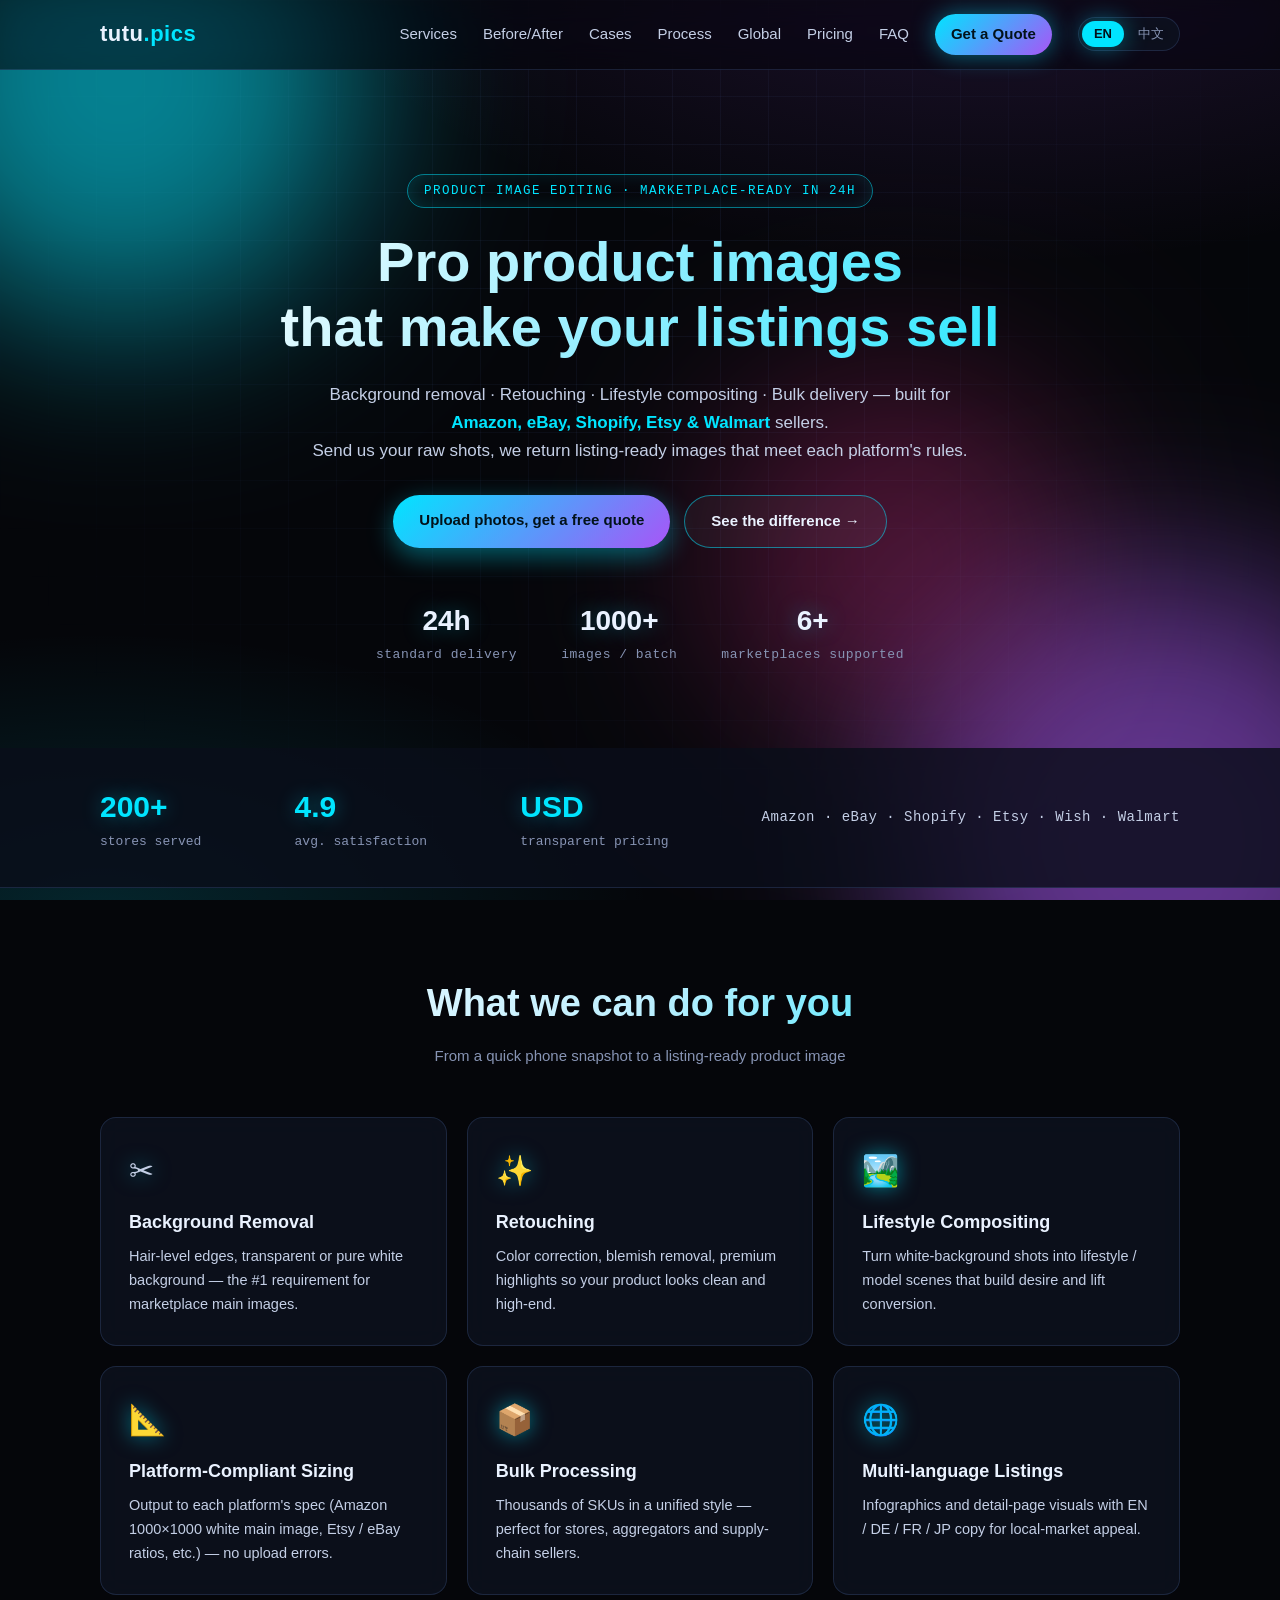
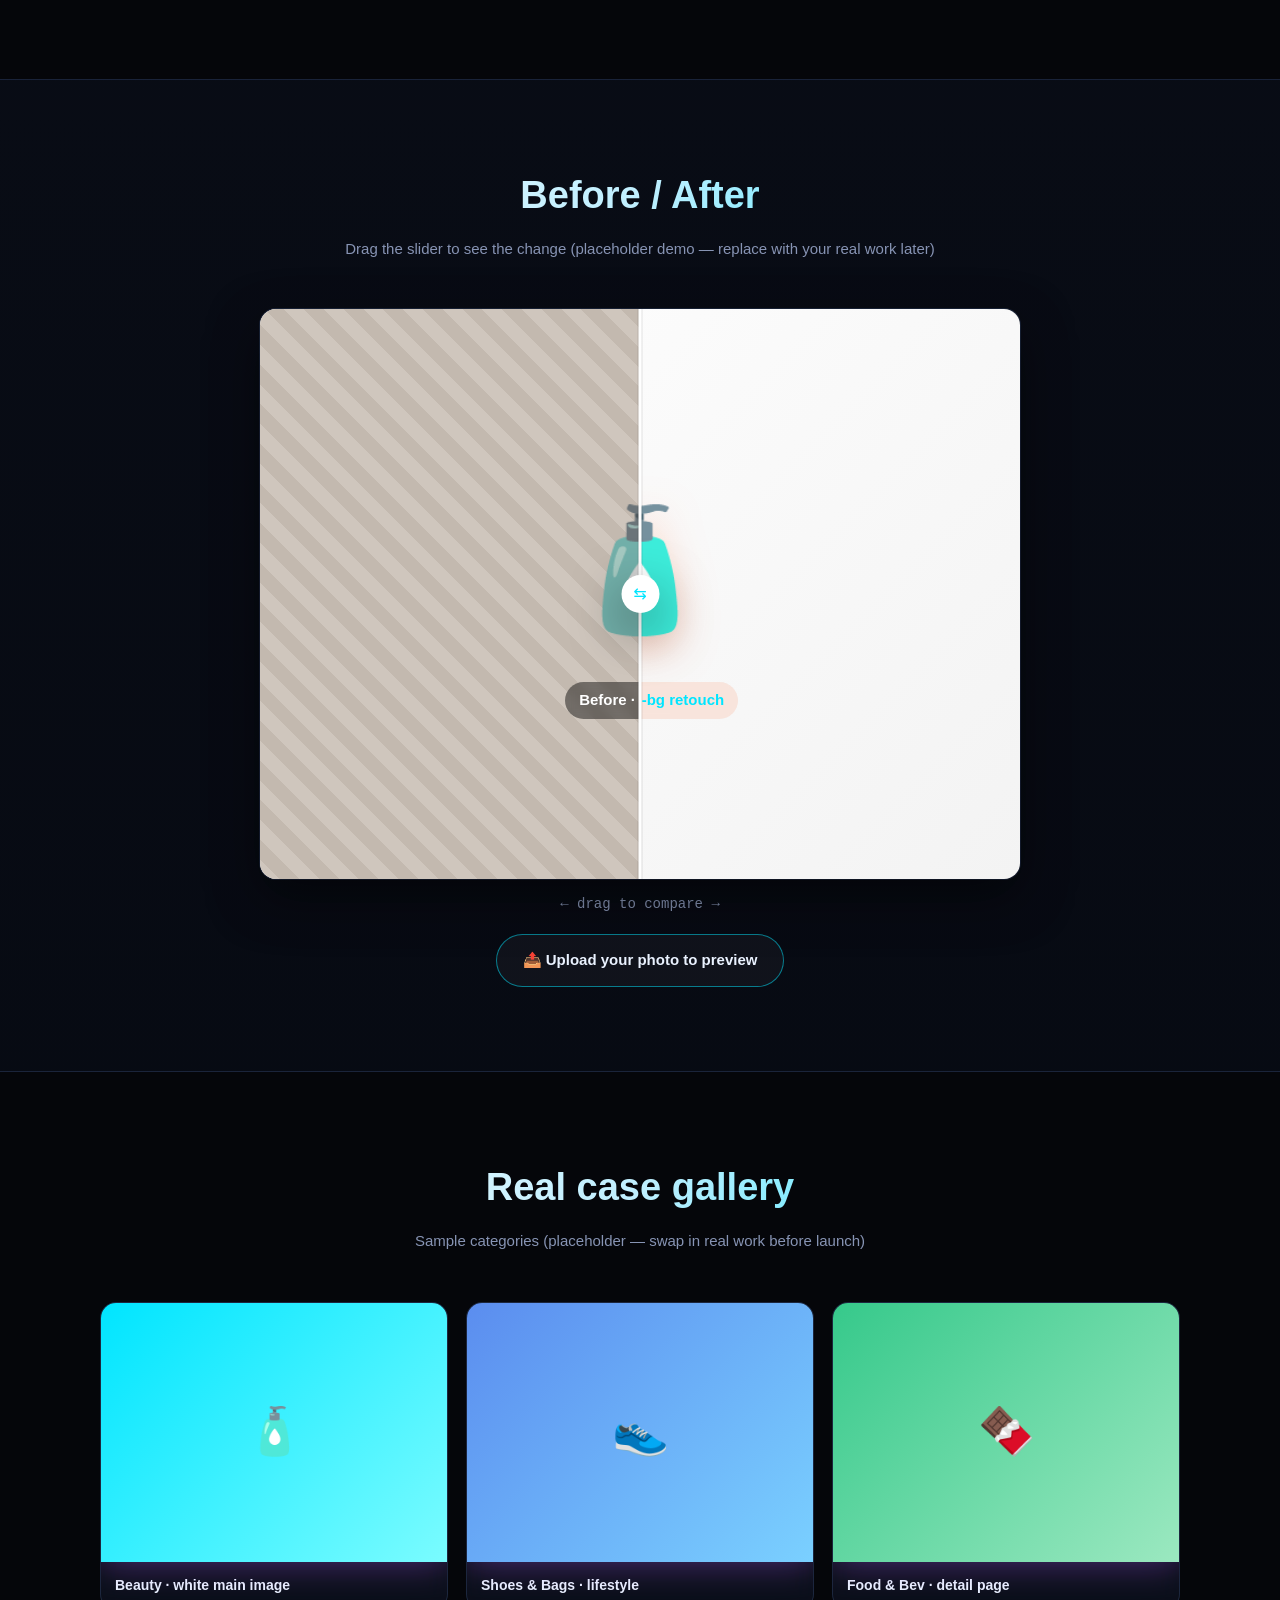
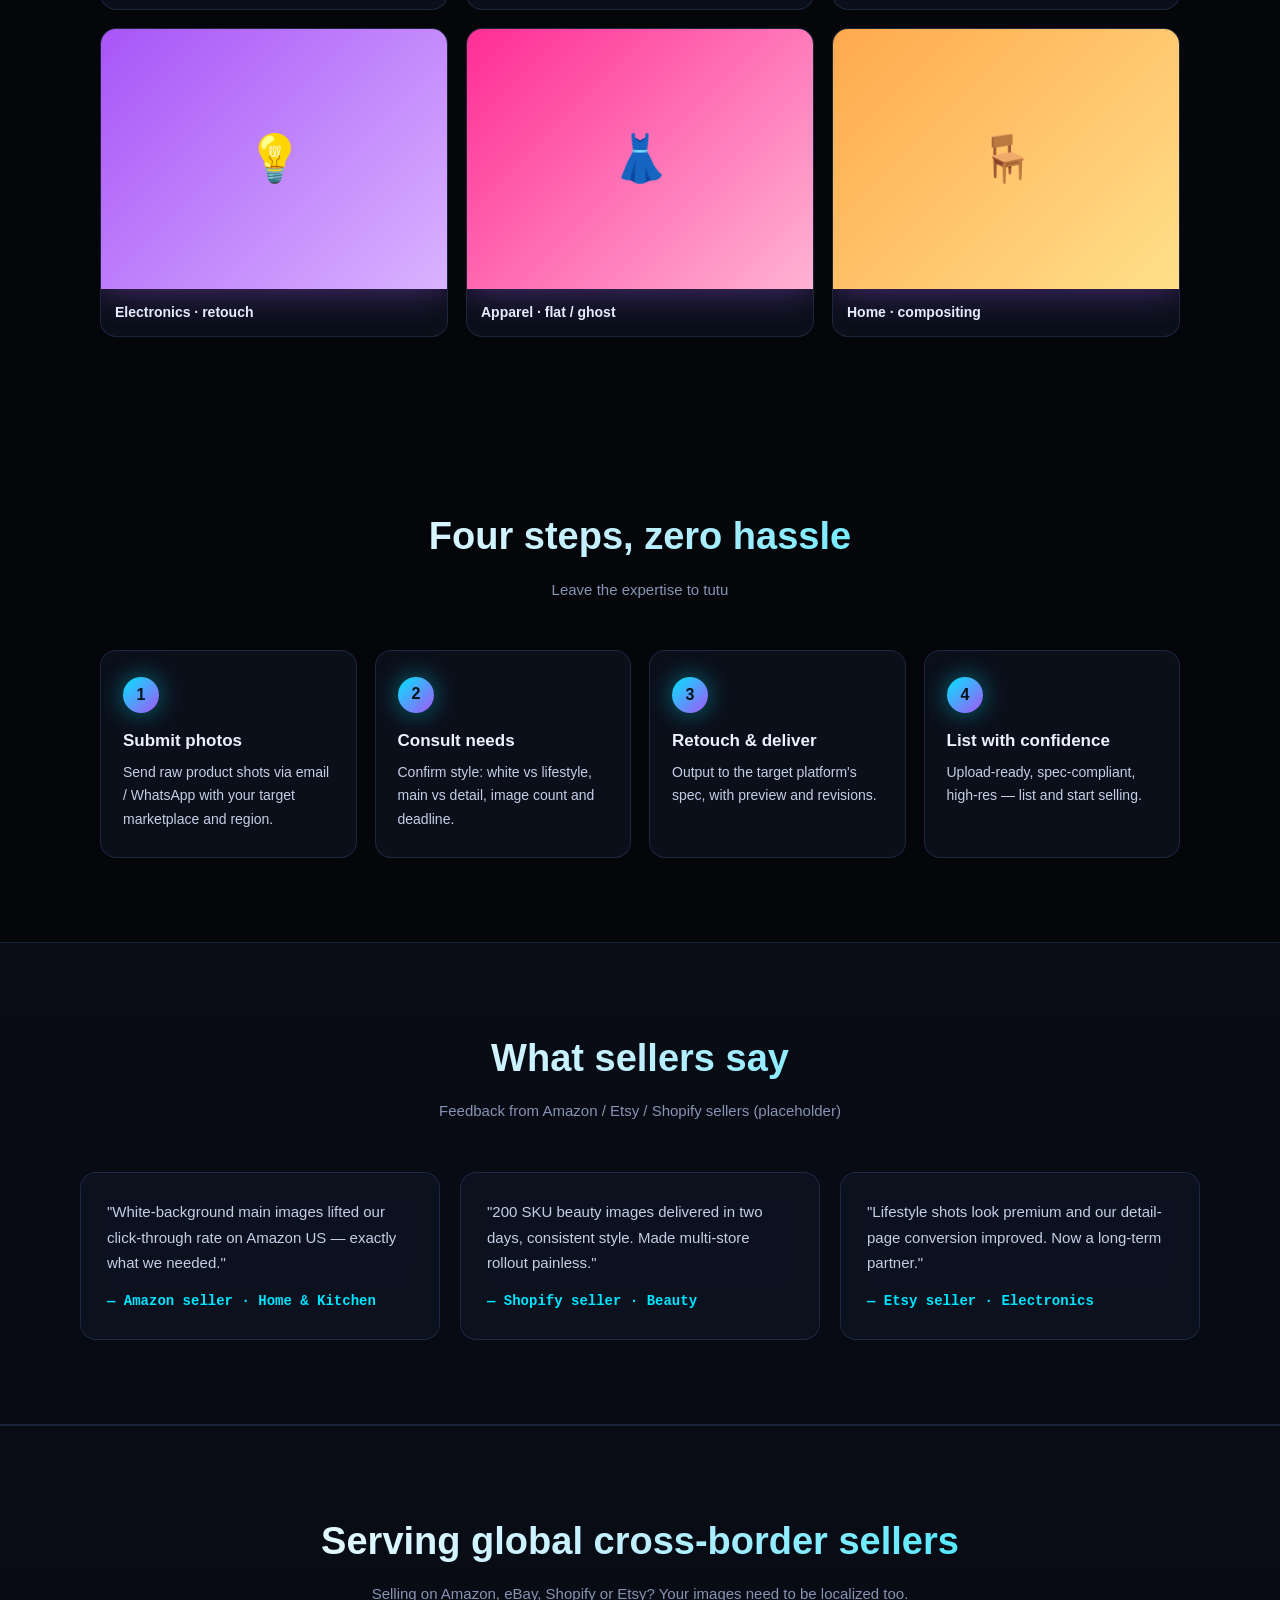
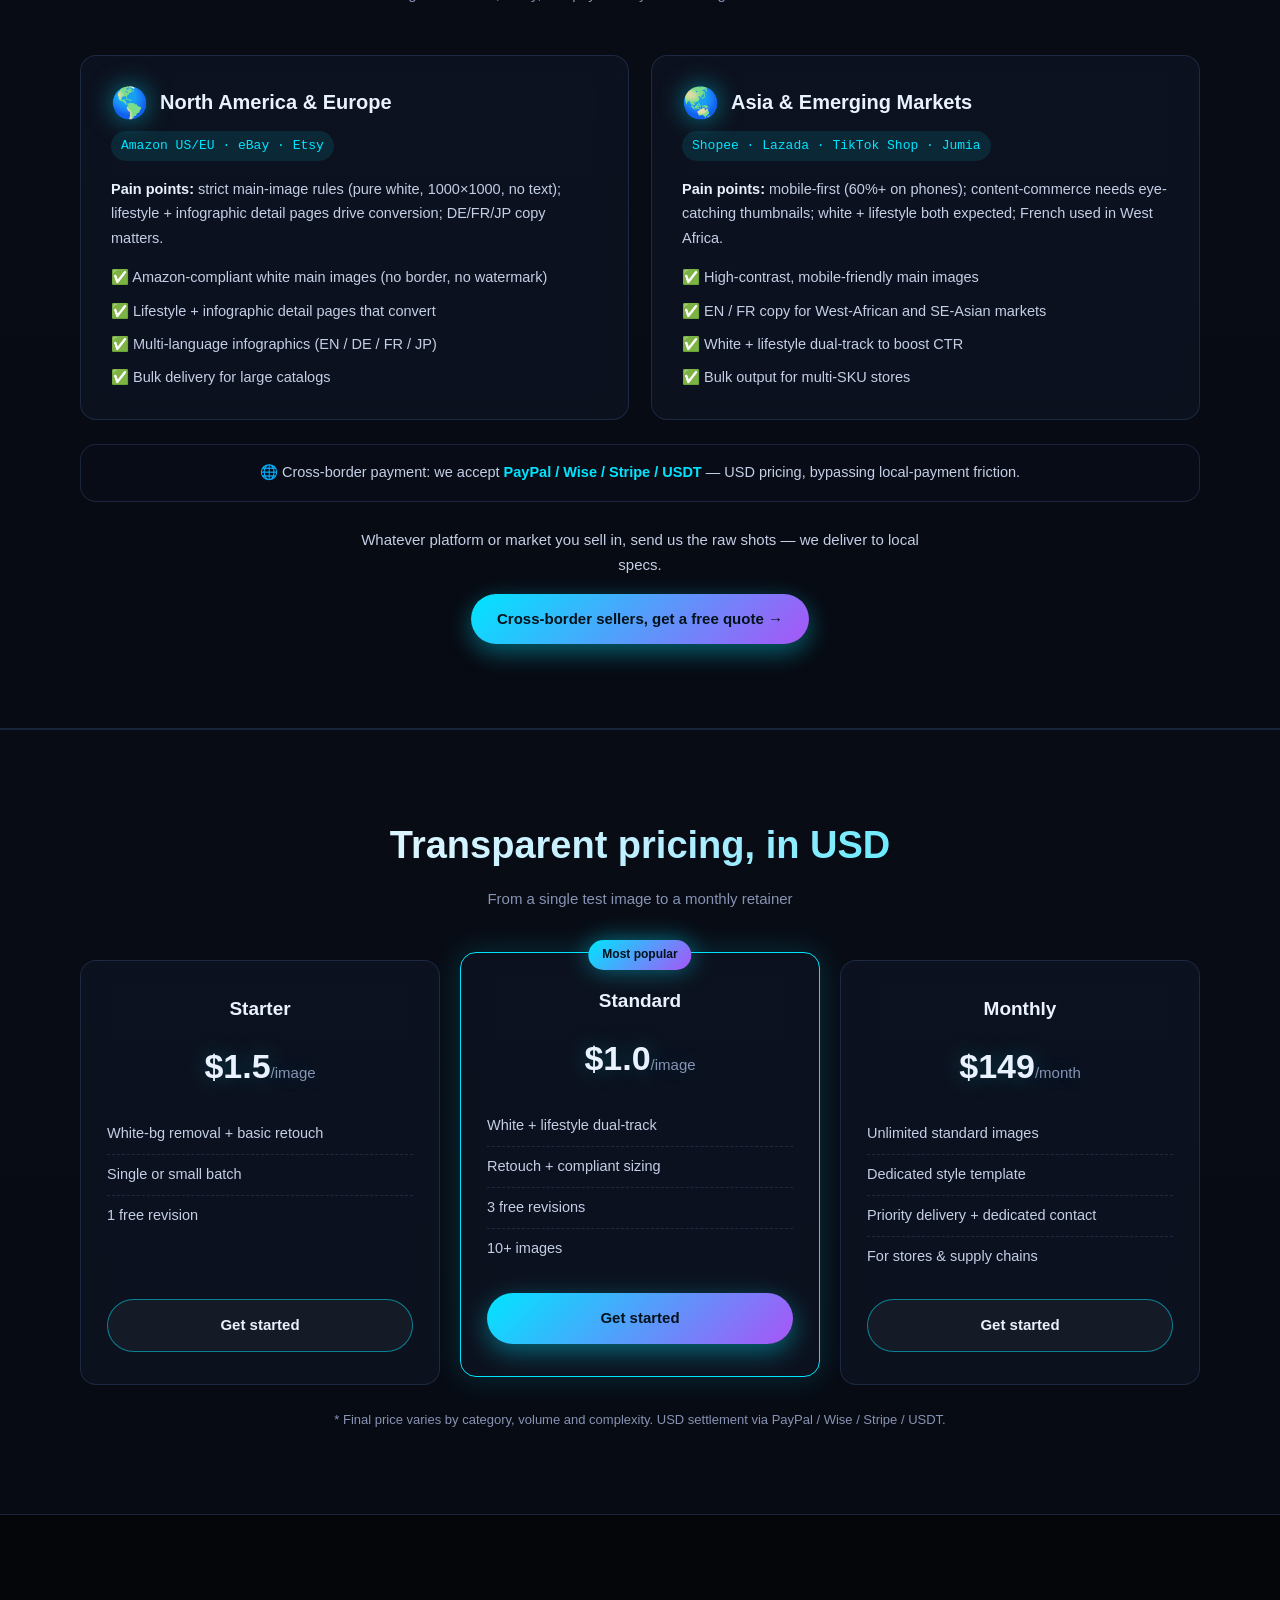
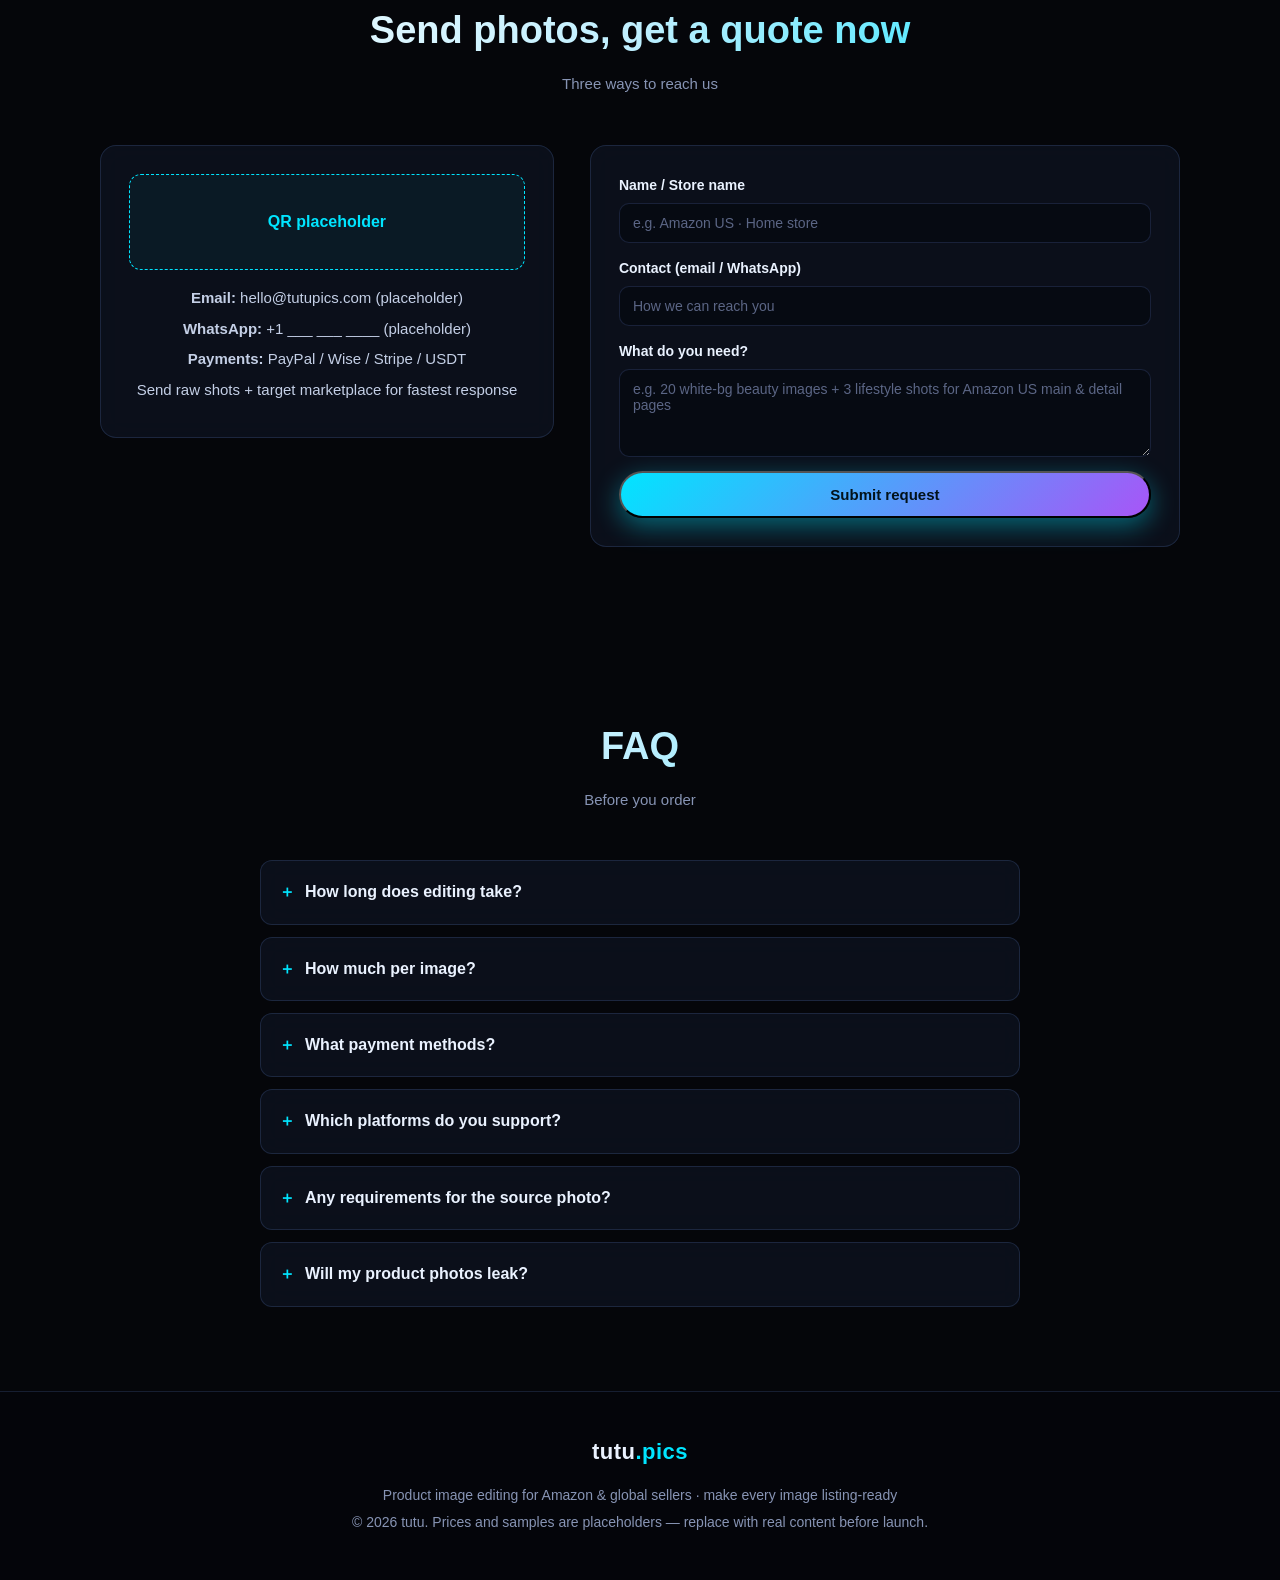
<file: index.html>
<!DOCTYPE html>
<html lang="en">
<head>
  <meta charset="UTF-8" />
  <meta name="viewport" content="width=device-width, initial-scale=1.0" />
  <title>tutu · Product Image Editing for Amazon & Global Sellers | White Background, Retouching, Lifestyle</title>
  <meta name="description" content="tutu helps Amazon, eBay, Shopify, Etsy and Walmart sellers turn raw product photos into marketplace-ready images: background removal, retouching, lifestyle compositing, platform-compliant sizes and bulk delivery. USD pricing, pay via PayPal / Wise / Stripe / USDT." />
  <!-- SEO: canonical -->
  <link rel="canonical" href="https://gushan-park.github.io/tutu/" />
  <!-- SEO: hreflang (tell Google this is the EN page; ZH page at /zh.html) -->
  <link rel="alternate" hreflang="en" href="https://gushan-park.github.io/tutu/" />
  <link rel="alternate" hreflang="zh-CN" href="https://gushan-park.github.io/tutu/zh.html" />
  <link rel="alternate" hreflang="x-default" href="https://gushan-park.github.io/tutu/" />
  <!-- Open Graph share card -->
  <meta property="og:type" content="website" />
  <meta property="og:title" content="tutu · Product Image Editing for Amazon & Global Sellers" />
  <meta property="og:description" content="Background removal, retouching, lifestyle compositing, platform-compliant sizing and bulk delivery for Amazon, eBay, Shopify, Etsy sellers." />
  <meta property="og:url" content="https://gushan-park.github.io/tutu/" />
  <meta name="twitter:card" content="summary_large_image" />
  <!-- SEO: structured data (Service + FAQPage) -->
  <script type="application/ld+json">
  {
    "@context": "https://schema.org",
    "@type": "Service",
    "name": "tutu Product Image Editing Service",
    "description": "Professional product image editing for Amazon, eBay, Shopify, Etsy and Walmart sellers: background removal, retouching, lifestyle compositing, platform-compliant sizing and bulk delivery.",
    "serviceType": "E-commerce product image editing",
    "areaServed": ["US", "GB", "DE", "FR", "JP", "AU", "CA", "SG"],
    "provider": {
      "@type": "Organization",
      "name": "tutu",
      "url": "https://gushan-park.github.io/tutu/"
    },
    "offers": [
      {"@type": "Offer", "name": "Starter", "price": "1.5", "priceCurrency": "USD", "description": "White background + basic retouch, 1 free revision"},
      {"@type": "Offer", "name": "Standard", "price": "1.0", "priceCurrency": "USD", "description": "White + lifestyle, retouch + compliant sizing, 3 revisions, 10+ images"},
      {"@type": "Offer", "name": "Monthly", "price": "149", "priceCurrency": "USD", "description": "Unlimited standard images, dedicated style template, priority delivery"}
    ]
  }
  </script>
  <link rel="stylesheet" href="styles.css" />
</head>
<body>

  <!-- 背景层：网格 + 霓虹光斑（未来感） -->
  <div class="bg-layer" aria-hidden="true">
    <div class="bg-grid"></div>
    <div class="bg-glow glow-1"></div>
    <div class="bg-glow glow-2"></div>
    <div class="bg-glow glow-3"></div>
  </div>

  <!-- ============ Top navigation ============ -->
  <header class="nav">
    <div class="nav-inner">
      <a href="#top" class="logo">tutu<span>.pics</span></a>
      <nav class="nav-links">
        <a href="#services">Services</a>
        <a href="#showcase">Before/After</a>
        <a href="#cases">Cases</a>
        <a href="#process">Process</a>
        <a href="#global">Global</a>
        <a href="#pricing">Pricing</a>
        <a href="#faq">FAQ</a>
        <a href="#contact" class="nav-cta">Get a Quote</a>
        <!-- language switch: EN highlighted, click 中文 to switch -->
        <span class="lang-switch">
          <span class="lang-on">EN</span>
          <a href="zh.html" hreflang="zh-CN" lang="zh-CN">中文</a>
        </span>
      </nav>
      <button class="nav-toggle" id="navToggle" aria-label="Menu">☰</button>
    </div>
  </header>

  <!-- ============ Hero ============ -->
  <section class="hero" id="top">
    <div class="hero-inner">
      <p class="hero-tag">Product image editing · Marketplace-ready in 24h</p>
      <h1>Pro product images<br/>that make your listings sell</h1>
      <p class="hero-sub">
        Background removal · Retouching · Lifestyle compositing · Bulk delivery — built for
        <strong>Amazon, eBay, Shopify, Etsy &amp; Walmart</strong> sellers.<br/>
        Send us your raw shots, we return listing-ready images that meet each platform's rules.
      </p>
      <div class="hero-actions">
        <a href="#contact" class="btn btn-primary">Upload photos, get a free quote</a>
        <a href="#showcase" class="btn btn-ghost">See the difference →</a>
      </div>
      <ul class="hero-stats">
        <li><strong>24h</strong><span>standard delivery</span></li>
        <li><strong>1000+</strong><span>images / batch</span></li>
        <li><strong>6+</strong><span>marketplaces supported</span></li>
      </ul>
    </div>
  </section>

  <!-- ============ Trust bar ============ -->
  <section class="trust">
    <div class="trust-inner">
      <div class="trust-stat"><strong>200+</strong><span>stores served</span></div>
      <div class="trust-stat"><strong>4.9</strong><span>avg. satisfaction</span></div>
      <div class="trust-stat"><strong>USD</strong><span>transparent pricing</span></div>
      <div class="trust-platforms">Amazon · eBay · Shopify · Etsy · Wish · Walmart</div>
    </div>
  </section>

  <!-- ============ Services ============ -->
  <section class="section" id="services">
    <div class="section-head">
      <h2>What we can do for you</h2>
      <p>From a quick phone snapshot to a listing-ready product image</p>
    </div>
    <div class="cards">
      <div class="card">
        <div class="card-ic">✂️</div>
        <h3>Background Removal</h3>
        <p>Hair-level edges, transparent or pure white background — the #1 requirement for marketplace main images.</p>
      </div>
      <div class="card">
        <div class="card-ic">✨</div>
        <h3>Retouching</h3>
        <p>Color correction, blemish removal, premium highlights so your product looks clean and high-end.</p>
      </div>
      <div class="card">
        <div class="card-ic">🏞️</div>
        <h3>Lifestyle Compositing</h3>
        <p>Turn white-background shots into lifestyle / model scenes that build desire and lift conversion.</p>
      </div>
      <div class="card">
        <div class="card-ic">📐</div>
        <h3>Platform-Compliant Sizing</h3>
        <p>Output to each platform's spec (Amazon 1000×1000 white main image, Etsy / eBay ratios, etc.) — no upload errors.</p>
      </div>
      <div class="card">
        <div class="card-ic">📦</div>
        <h3>Bulk Processing</h3>
        <p>Thousands of SKUs in a unified style — perfect for stores, aggregators and supply-chain sellers.</p>
      </div>
      <div class="card">
        <div class="card-ic">🌐</div>
        <h3>Multi-language Listings</h3>
        <p>Infographics and detail-page visuals with EN / DE / FR / JP copy for local-market appeal.</p>
      </div>
    </div>
  </section>

  <!-- ============ Before / After ============ -->
  <section class="section section-alt" id="showcase">
    <div class="section-head">
      <h2>Before / After</h2>
      <p>Drag the slider to see the change (placeholder demo — replace with your real work later)</p>
    </div>

    <div class="ba-slider" id="baSlider">
      <div class="ba-layer ba-after">
        <div class="ba-photo after" id="baAfterPhoto">
          <img class="ba-img" id="baImgAfter" alt="" hidden />
          <span class="ba-emoji" id="baEmojiAfter">🧴</span>
          <span class="ba-label">After · white-bg retouch</span>
        </div>
      </div>
      <div class="ba-layer ba-before" id="baBefore">
        <div class="ba-photo before" id="baBeforePhoto">
          <img class="ba-img" id="baImgBefore" alt="" hidden />
          <span class="ba-emoji" id="baEmojiBefore">🧴</span>
          <span class="ba-label">Before · raw shot</span>
        </div>
      </div>
      <div class="ba-handle" id="baHandle"></div>
      <input type="range" min="0" max="100" value="50" id="baRange" class="ba-range" aria-label="Comparison slider" />
    </div>

    <p class="ba-hint">← drag to compare →</p>
    <div class="ba-upload">
      <label class="btn btn-ghost" for="baUpload">📤 Upload your photo to preview</label>
      <input type="file" id="baUpload" accept="image/*" hidden />
      <button type="button" class="ba-reset" id="baReset" hidden>Reset demo</button>
    </div>
  </section>

  <!-- ============ Cases ============ -->
  <section class="section" id="cases">
    <div class="section-head">
      <h2>Real case gallery</h2>
      <p>Sample categories (placeholder — swap in real work before launch)</p>
    </div>
    <div class="gallery">
      <figure class="case"><div class="case-img c1">🧴</div><figcaption>Beauty · white main image</figcaption></figure>
      <figure class="case"><div class="case-img c2">👟</div><figcaption>Shoes &amp; Bags · lifestyle</figcaption></figure>
      <figure class="case"><div class="case-img c3">🍫</div><figcaption>Food &amp; Bev · detail page</figcaption></figure>
      <figure class="case"><div class="case-img c4">💡</div><figcaption>Electronics · retouch</figcaption></figure>
      <figure class="case"><div class="case-img c5">👗</div><figcaption>Apparel · flat / ghost</figcaption></figure>
      <figure class="case"><div class="case-img c6">🪑</div><figcaption>Home · compositing</figcaption></figure>
    </div>
  </section>

  <!-- ============ Process ============ -->
  <section class="section" id="process">
    <div class="section-head">
      <h2>Four steps, zero hassle</h2>
      <p>Leave the expertise to tutu</p>
    </div>
    <div class="steps">
      <div class="step"><span class="step-no">1</span><h3>Submit photos</h3><p>Send raw product shots via email / WhatsApp with your target marketplace and region.</p></div>
      <div class="step"><span class="step-no">2</span><h3>Consult needs</h3><p>Confirm style: white vs lifestyle, main vs detail, image count and deadline.</p></div>
      <div class="step"><span class="step-no">3</span><h3>Retouch &amp; deliver</h3><p>Output to the target platform's spec, with preview and revisions.</p></div>
      <div class="step"><span class="step-no">4</span><h3>List with confidence</h3><p>Upload-ready, spec-compliant, high-res — list and start selling.</p></div>
    </div>
  </section>

  <!-- ============ Reviews ============ -->
  <section class="section section-alt" id="reviews">
    <div class="section-head">
      <h2>What sellers say</h2>
      <p>Feedback from Amazon / Etsy / Shopify sellers (placeholder)</p>
    </div>
    <div class="reviews">
      <blockquote class="review"><p>"White-background main images lifted our click-through rate on Amazon US — exactly what we needed."</p><cite>— Amazon seller · Home &amp; Kitchen</cite></blockquote>
      <blockquote class="review"><p>"200 SKU beauty images delivered in two days, consistent style. Made multi-store rollout painless."</p><cite>— Shopify seller · Beauty</cite></blockquote>
      <blockquote class="review"><p>"Lifestyle shots look premium and our detail-page conversion improved. Now a long-term partner."</p><cite>— Etsy seller · Electronics</cite></blockquote>
    </div>
  </section>

  <!-- ============ Global sellers ============ -->
  <section class="section section-alt" id="global">
    <div class="section-head">
      <h2>Serving global cross-border sellers</h2>
      <p>Selling on Amazon, eBay, Shopify or Etsy? Your images need to be localized too.</p>
    </div>

    <div class="cb-grid">
      <div class="cb-col">
        <div class="cb-head"><span class="cb-flag">🌎</span><h3>North America &amp; Europe</h3><span class="cb-platforms">Amazon US/EU · eBay · Etsy</span></div>
        <p class="cb-pain"><strong>Pain points:</strong> strict main-image rules (pure white, 1000×1000, no text); lifestyle + infographic detail pages drive conversion; DE/FR/JP copy matters.</p>
        <ul class="cb-list">
          <li>✅ Amazon-compliant white main images (no border, no watermark)</li>
          <li>✅ Lifestyle + infographic detail pages that convert</li>
          <li>✅ Multi-language infographics (EN / DE / FR / JP)</li>
          <li>✅ Bulk delivery for large catalogs</li>
        </ul>
      </div>
      <div class="cb-col">
        <div class="cb-head"><span class="cb-flag">🌏</span><h3>Asia &amp; Emerging Markets</h3><span class="cb-platforms">Shopee · Lazada · TikTok Shop · Jumia</span></div>
        <p class="cb-pain"><strong>Pain points:</strong> mobile-first (60%+ on phones); content-commerce needs eye-catching thumbnails; white + lifestyle both expected; French used in West Africa.</p>
        <ul class="cb-list">
          <li>✅ High-contrast, mobile-friendly main images</li>
          <li>✅ EN / FR copy for West-African and SE-Asian markets</li>
          <li>✅ White + lifestyle dual-track to boost CTR</li>
          <li>✅ Bulk output for multi-SKU stores</li>
        </ul>
      </div>
    </div>

    <div class="cb-pay">
      <span>🌐 Cross-border payment:</span> we accept <strong>PayPal / Wise / Stripe / USDT</strong> — USD pricing, bypassing local-payment friction.
    </div>

    <div class="cb-cta">
      <p>Whatever platform or market you sell in, send us the raw shots — we deliver to local specs.</p>
      <a href="#contact" class="btn btn-primary">Cross-border sellers, get a free quote →</a>
    </div>
  </section>

  <!-- ============ Pricing ============ -->
  <section class="section section-alt" id="pricing">
    <div class="section-head">
      <h2>Transparent pricing, in USD</h2>
      <p>From a single test image to a monthly retainer</p>
    </div>
    <div class="plans">
      <div class="plan">
        <h3>Starter</h3>
        <div class="price">$1.5<span>/image</span></div>
        <ul>
          <li>White-bg removal + basic retouch</li>
          <li>Single or small batch</li>
          <li>1 free revision</li>
        </ul>
        <a href="#contact" class="btn btn-ghost">Get started</a>
      </div>
      <div class="plan plan-hot">
        <div class="plan-badge">Most popular</div>
        <h3>Standard</h3>
        <div class="price">$1.0<span>/image</span></div>
        <ul>
          <li>White + lifestyle dual-track</li>
          <li>Retouch + compliant sizing</li>
          <li>3 free revisions</li>
          <li>10+ images</li>
        </ul>
        <a href="#contact" class="btn btn-primary">Get started</a>
      </div>
      <div class="plan">
        <h3>Monthly</h3>
        <div class="price">$149<span>/month</span></div>
        <ul>
          <li>Unlimited standard images</li>
          <li>Dedicated style template</li>
          <li>Priority delivery + dedicated contact</li>
          <li>For stores &amp; supply chains</li>
        </ul>
        <a href="#contact" class="btn btn-ghost">Get started</a>
      </div>
    </div>
    <p class="pricing-note">* Final price varies by category, volume and complexity. USD settlement via PayPal / Wise / Stripe / USDT.</p>
  </section>

  <!-- ============ Contact ============ -->
  <section class="section" id="contact">
    <div class="section-head">
      <h2>Send photos, get a quote now</h2>
      <p>Three ways to reach us</p>
    </div>
    <div class="contact">
      <div class="contact-wechat">
        <div class="wx-qr">QR placeholder</div>
        <p><strong>Email:</strong> hello@tutupics.com (placeholder)</p>
        <p><strong>WhatsApp:</strong> +1 ___ ___ ____ (placeholder)</p>
        <p><strong>Payments:</strong> PayPal / Wise / Stripe / USDT</p>
        <p class="muted">Send raw shots + target marketplace for fastest response</p>
      </div>
      <form class="contact-form" id="orderForm">
        <label>Name / Store name
          <input type="text" name="name" placeholder="e.g. Amazon US · Home store" required />
        </label>
        <label>Contact (email / WhatsApp)
          <input type="text" name="contact" placeholder="How we can reach you" required />
        </label>
        <label>What do you need?
          <textarea name="need" rows="4" placeholder="e.g. 20 white-bg beauty images + 3 lifestyle shots for Amazon US main & detail pages"></textarea>
        </label>
        <button type="submit" class="btn btn-primary">Submit request</button>
        <p class="form-msg" id="formMsg" hidden>✅ Received! We'll reply via your contact shortly (demo site — backend not connected yet).</p>
      </form>
    </div>
  </section>

  <!-- ============ FAQ ============ -->
  <section class="section" id="faq">
    <div class="section-head">
      <h2>FAQ</h2>
      <p>Before you order</p>
    </div>
    <div class="faq">
      <details class="faq-item"><summary>How long does editing take?</summary><p>Standard orders deliver within 24h. Large batches or complex lifestyle work get a clear timeline up front.</p></details>
      <details class="faq-item"><summary>How much per image?</summary><p>Starter from $1.5/image, Standard from $1.0/image (10+), Monthly from $149/mo. Final price varies by category, volume and complexity.</p></details>
      <details class="faq-item"><summary>What payment methods?</summary><p>Flat USD pricing, paid via PayPal, Wise, Stripe or USDT — avoiding local-payment friction across markets.</p></details>
      <details class="faq-item"><summary>Which platforms do you support?</summary><p>Amazon, eBay, Shopify, Etsy, Wish, Walmart and major regional platforms — output to each one's main/detail image spec.</p></details>
      <details class="faq-item"><summary>Any requirements for the source photo?</summary><p>Phone or flat-lay shots are fine, the clearer the better. Leave background, lighting and retouching to us.</p></details>
      <details class="faq-item"><summary>Will my product photos leak?</summary><p>We respect seller confidentiality: source files are deleted on request after delivery and never reused publicly without permission.</p></details>
    </div>
    <script type="application/ld+json">
    {
      "@context":"https://schema.org",
      "@type":"FAQPage",
      "mainEntity":[
        {"@type":"Question","name":"How long does editing take?","acceptedAnswer":{"@type":"Answer","text":"Standard orders deliver within 24 hours. Large batches get a clear timeline."}},
        {"@type":"Question","name":"How much per image?","acceptedAnswer":{"@type":"Answer","text":"Starter from 1.5 USD per image, Standard from 1.0 USD (10+), Monthly from 149 USD per month."}},
        {"@type":"Question","name":"What payment methods?","acceptedAnswer":{"@type":"Answer","text":"Flat USD pricing via PayPal, Wise, Stripe or USDT."}},
        {"@type":"Question","name":"Which platforms do you support?","acceptedAnswer":{"@type":"Answer","text":"Amazon, eBay, Shopify, Etsy, Wish, Walmart and major regional platforms."}},
        {"@type":"Question","name":"Any requirements for the source photo?","acceptedAnswer":{"@type":"Answer","text":"Phone or flat-lay shots are fine. Leave background and lighting to us."}},
        {"@type":"Question","name":"Will my product photos leak?","acceptedAnswer":{"@type":"Answer","text":"Source files are deleted on request after delivery and never reused publicly without permission."}}
      ]
    }
    </script>
  </section>

  <!-- ============ Footer ============ -->
  <footer class="footer">
    <div class="footer-inner">
      <span class="logo">tutu<span>.pics</span></span>
      <p>Product image editing for Amazon &amp; global sellers · make every image listing-ready</p>
      <p class="muted">© 2026 tutu. Prices and samples are placeholders — replace with real content before launch.</p>
    </div>
  </footer>

  <script src="script.js"></script>
</body>
</html>
</file>
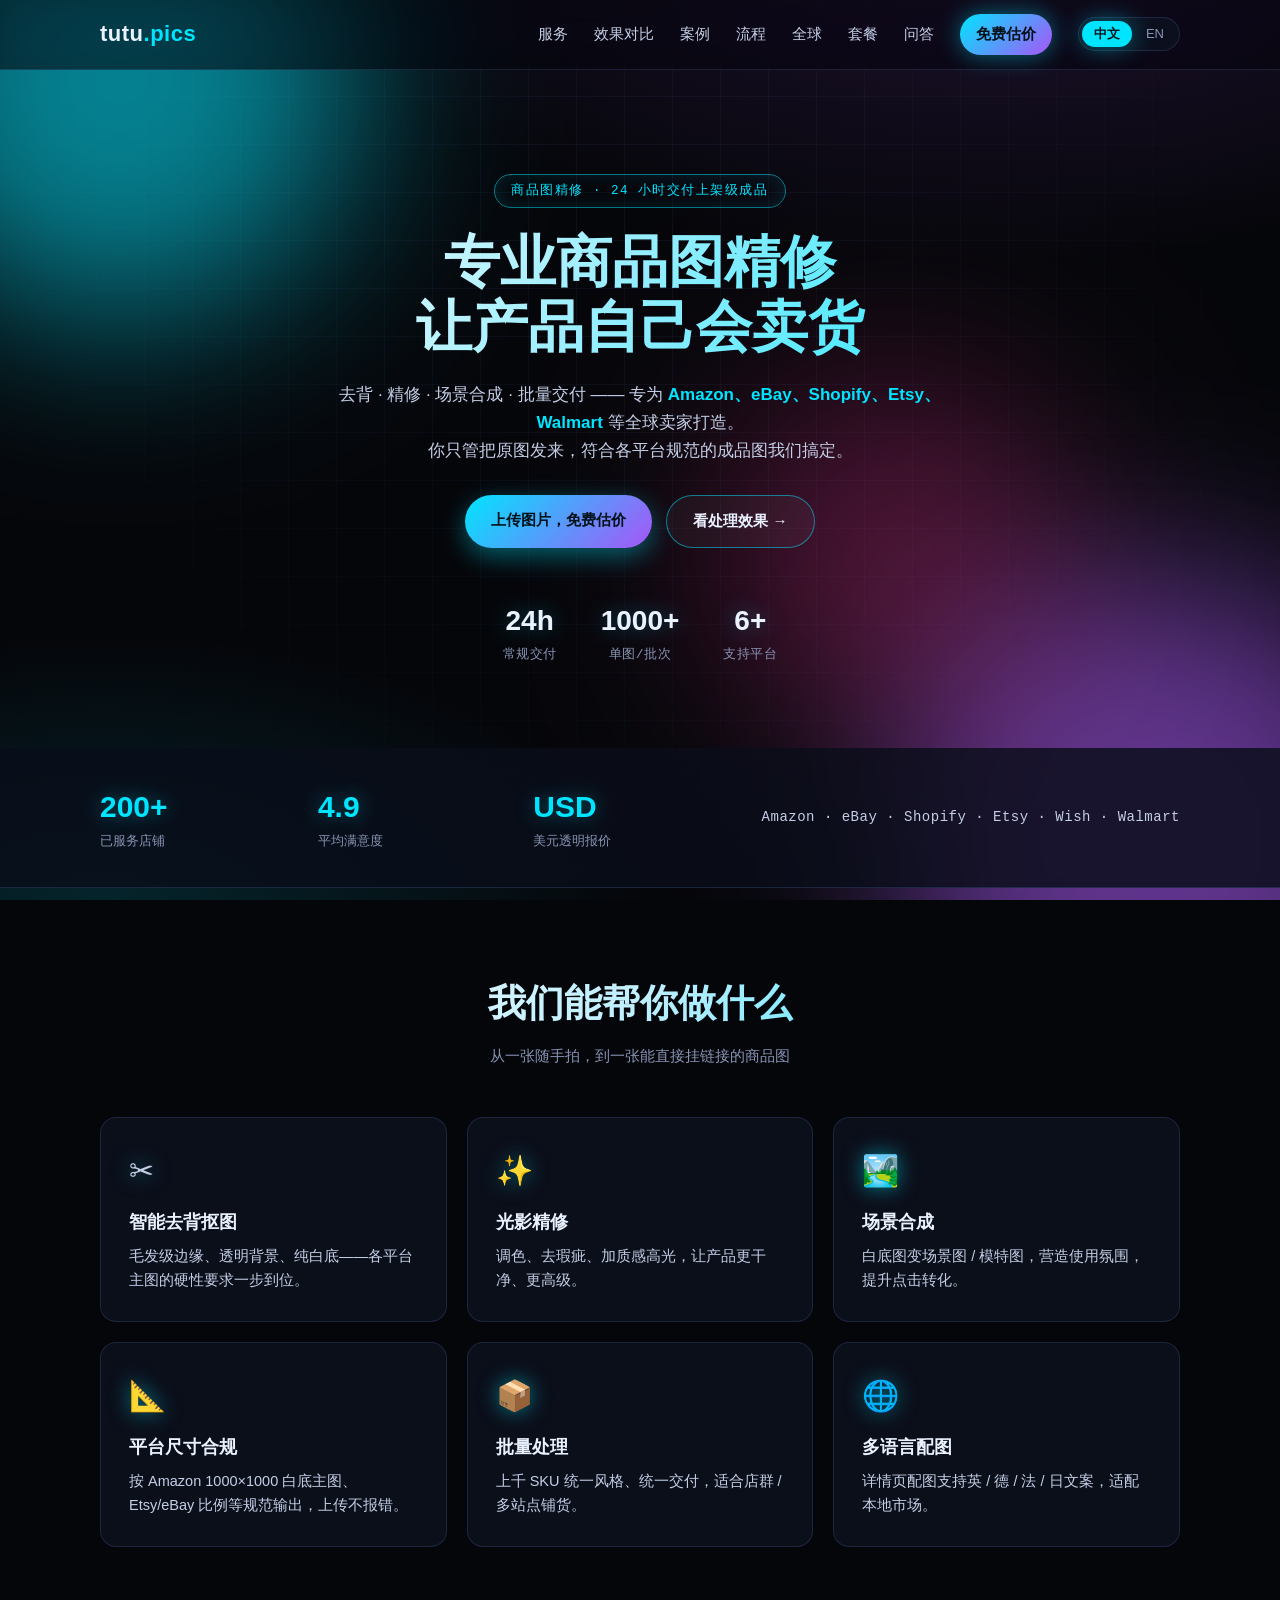
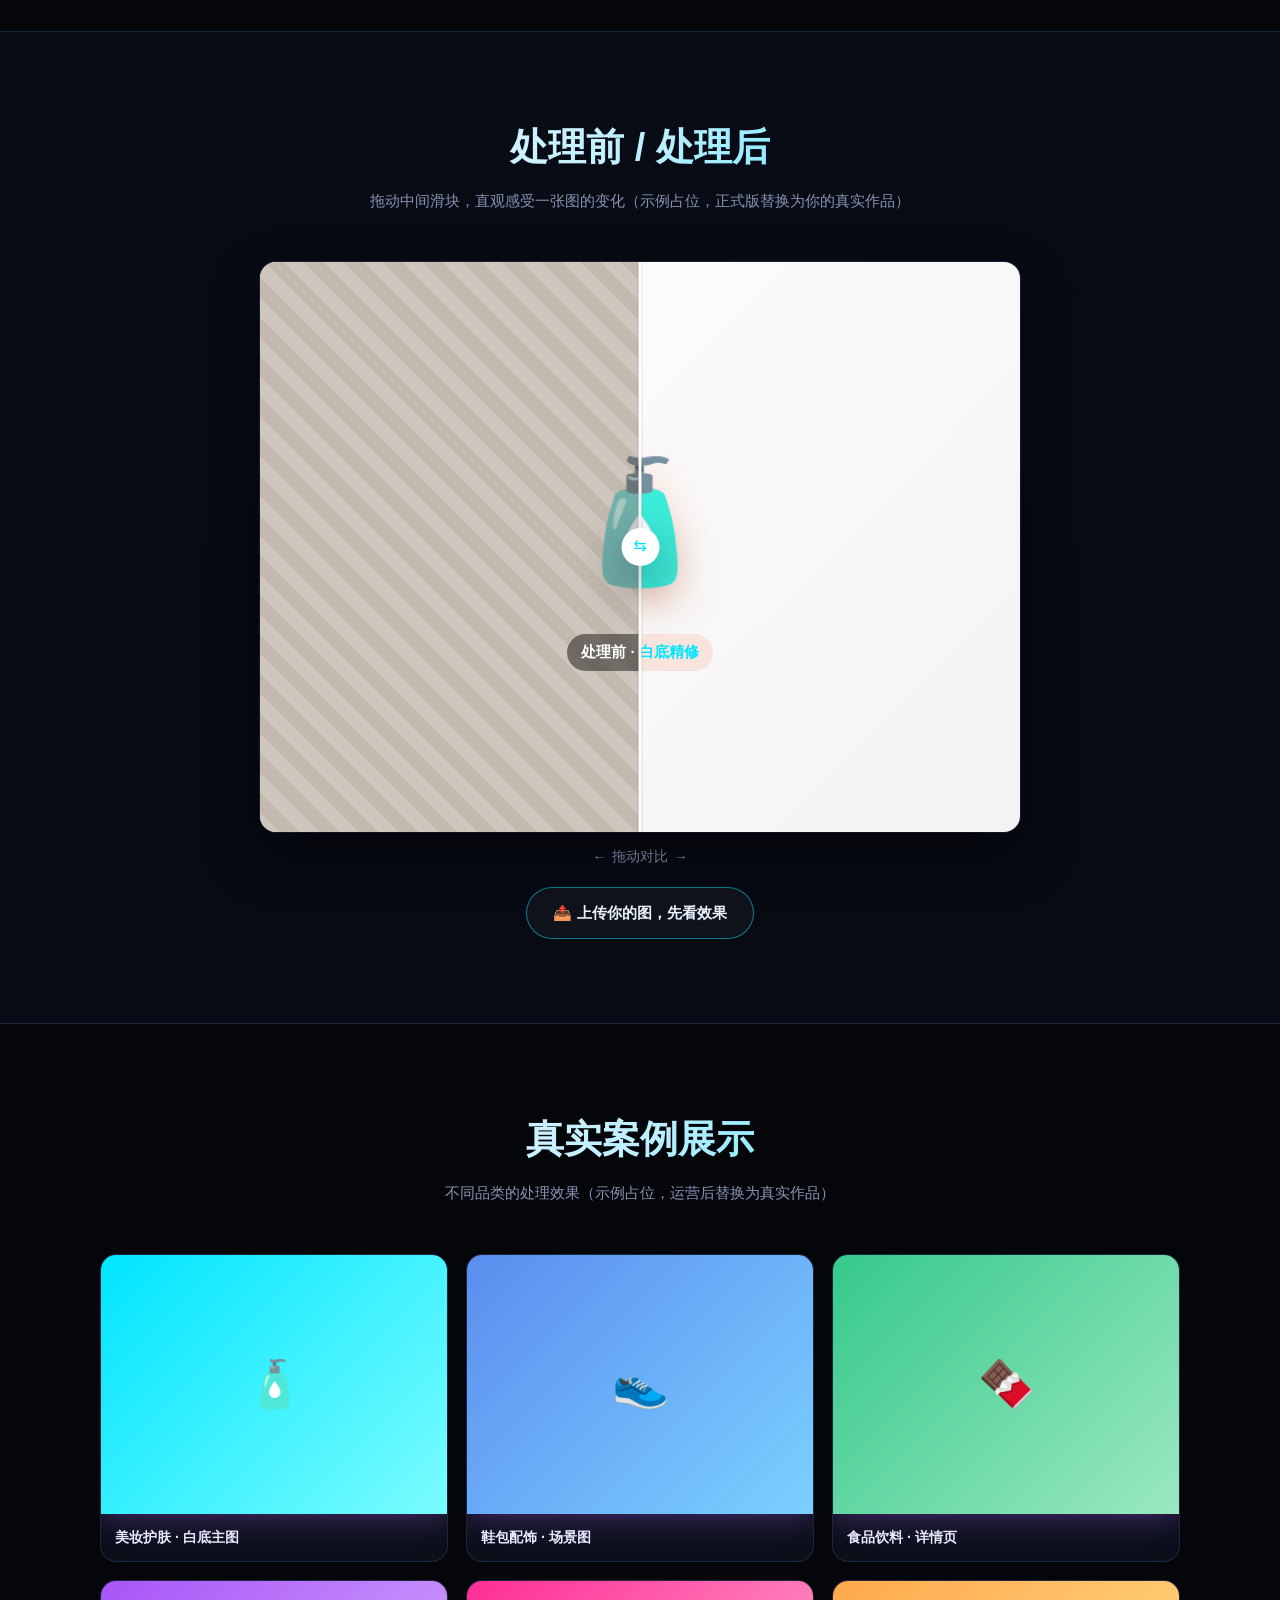
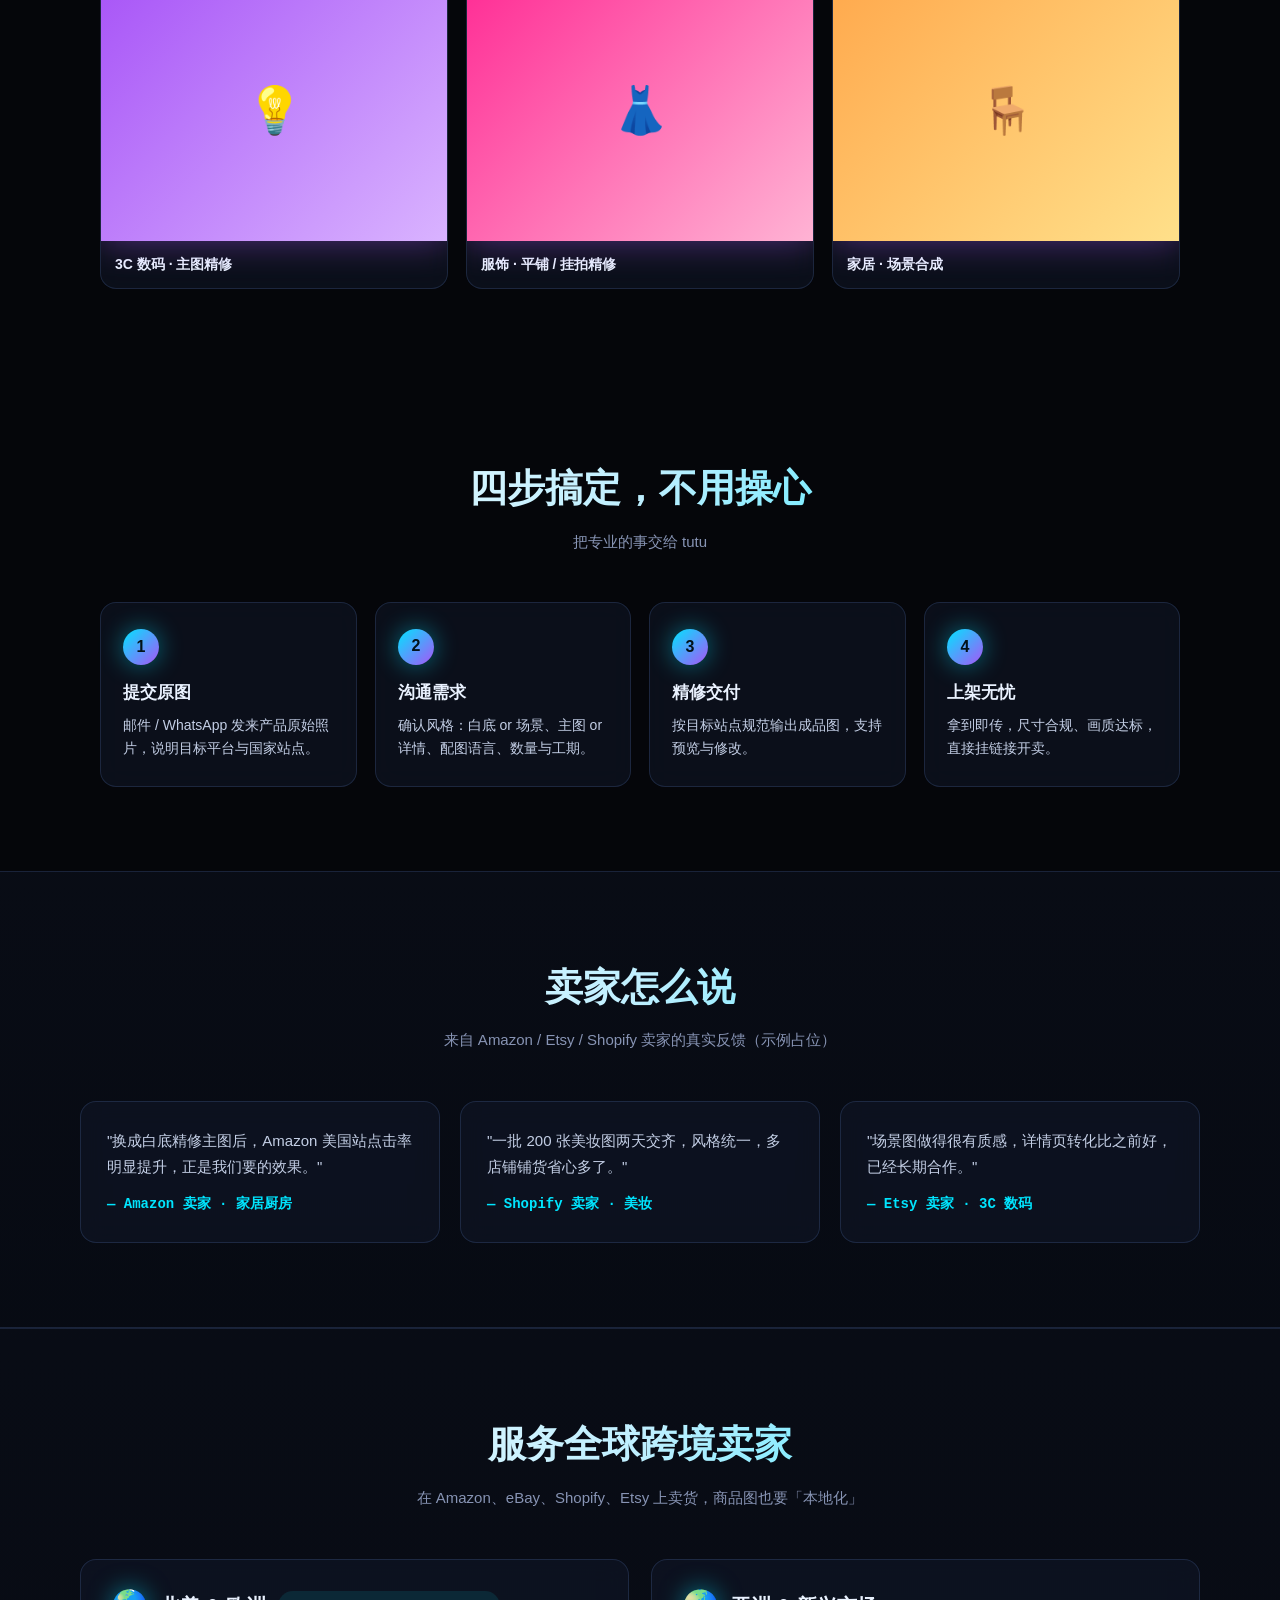
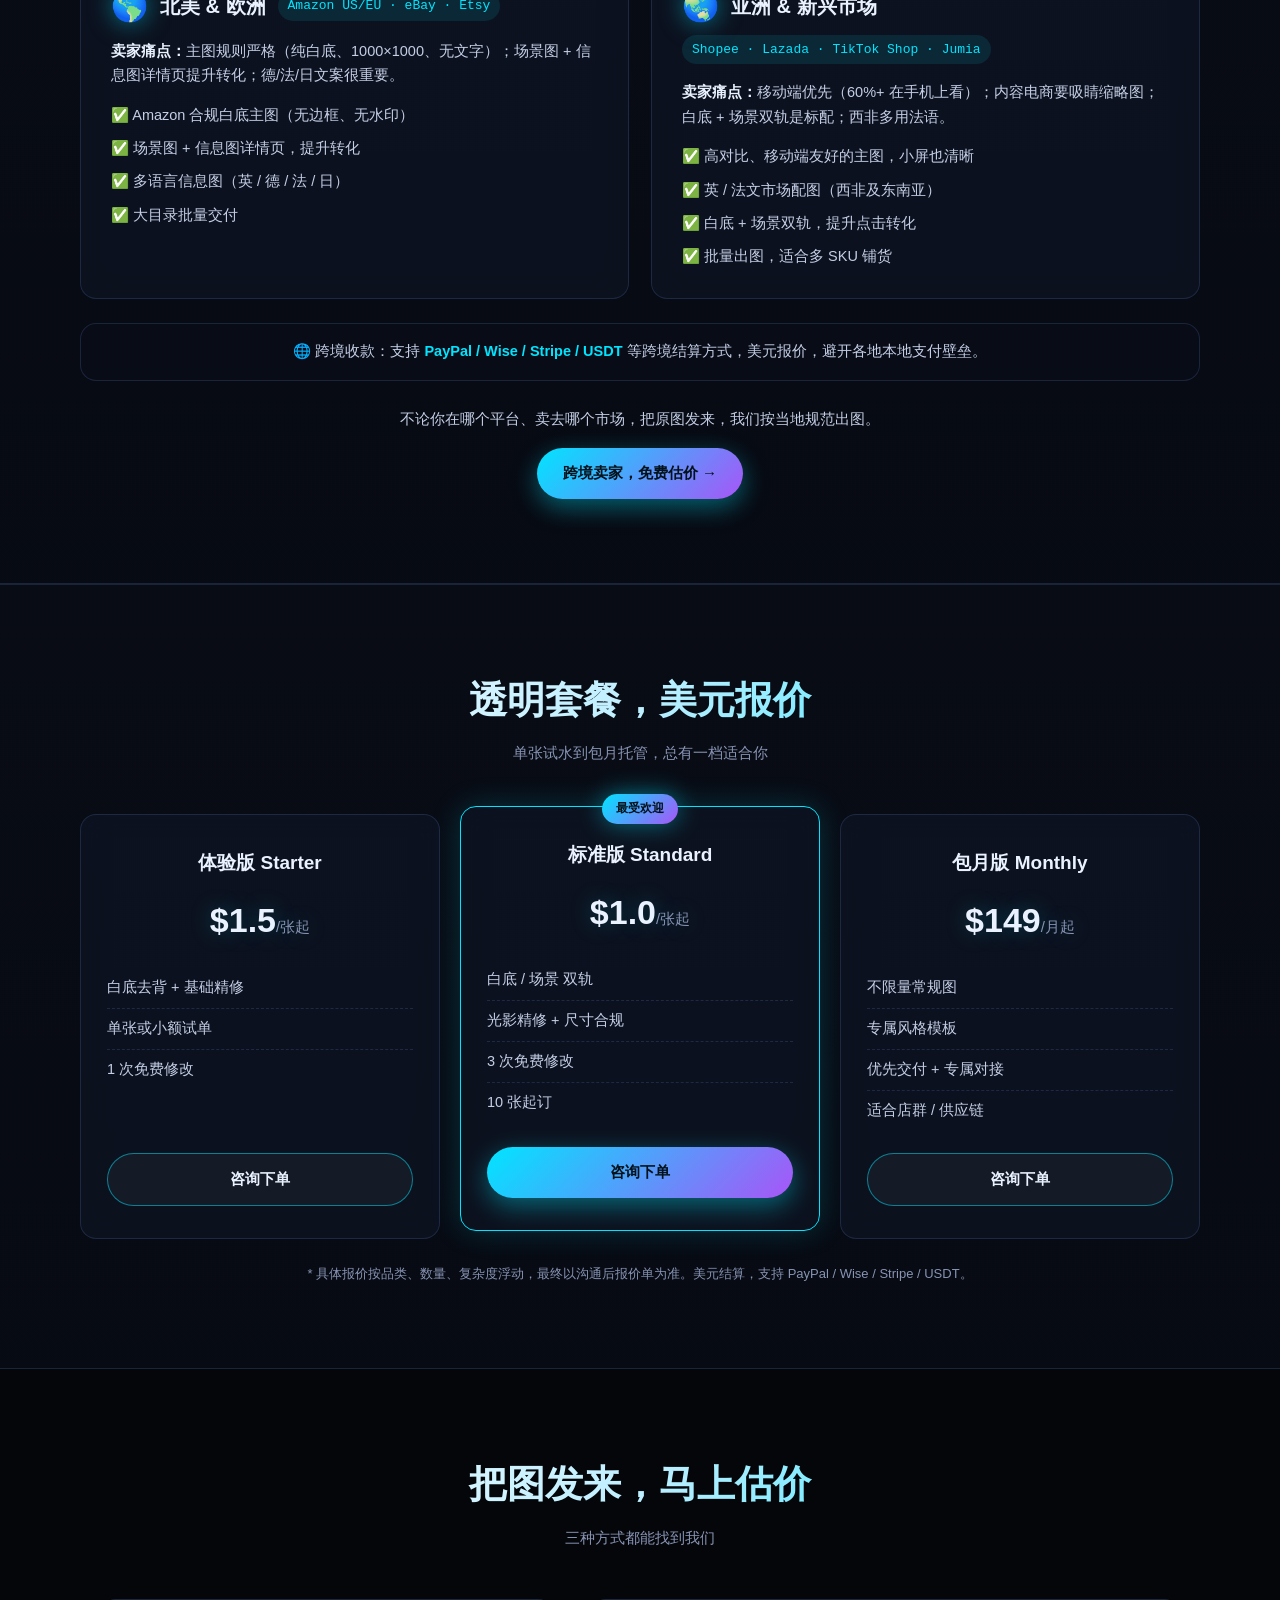
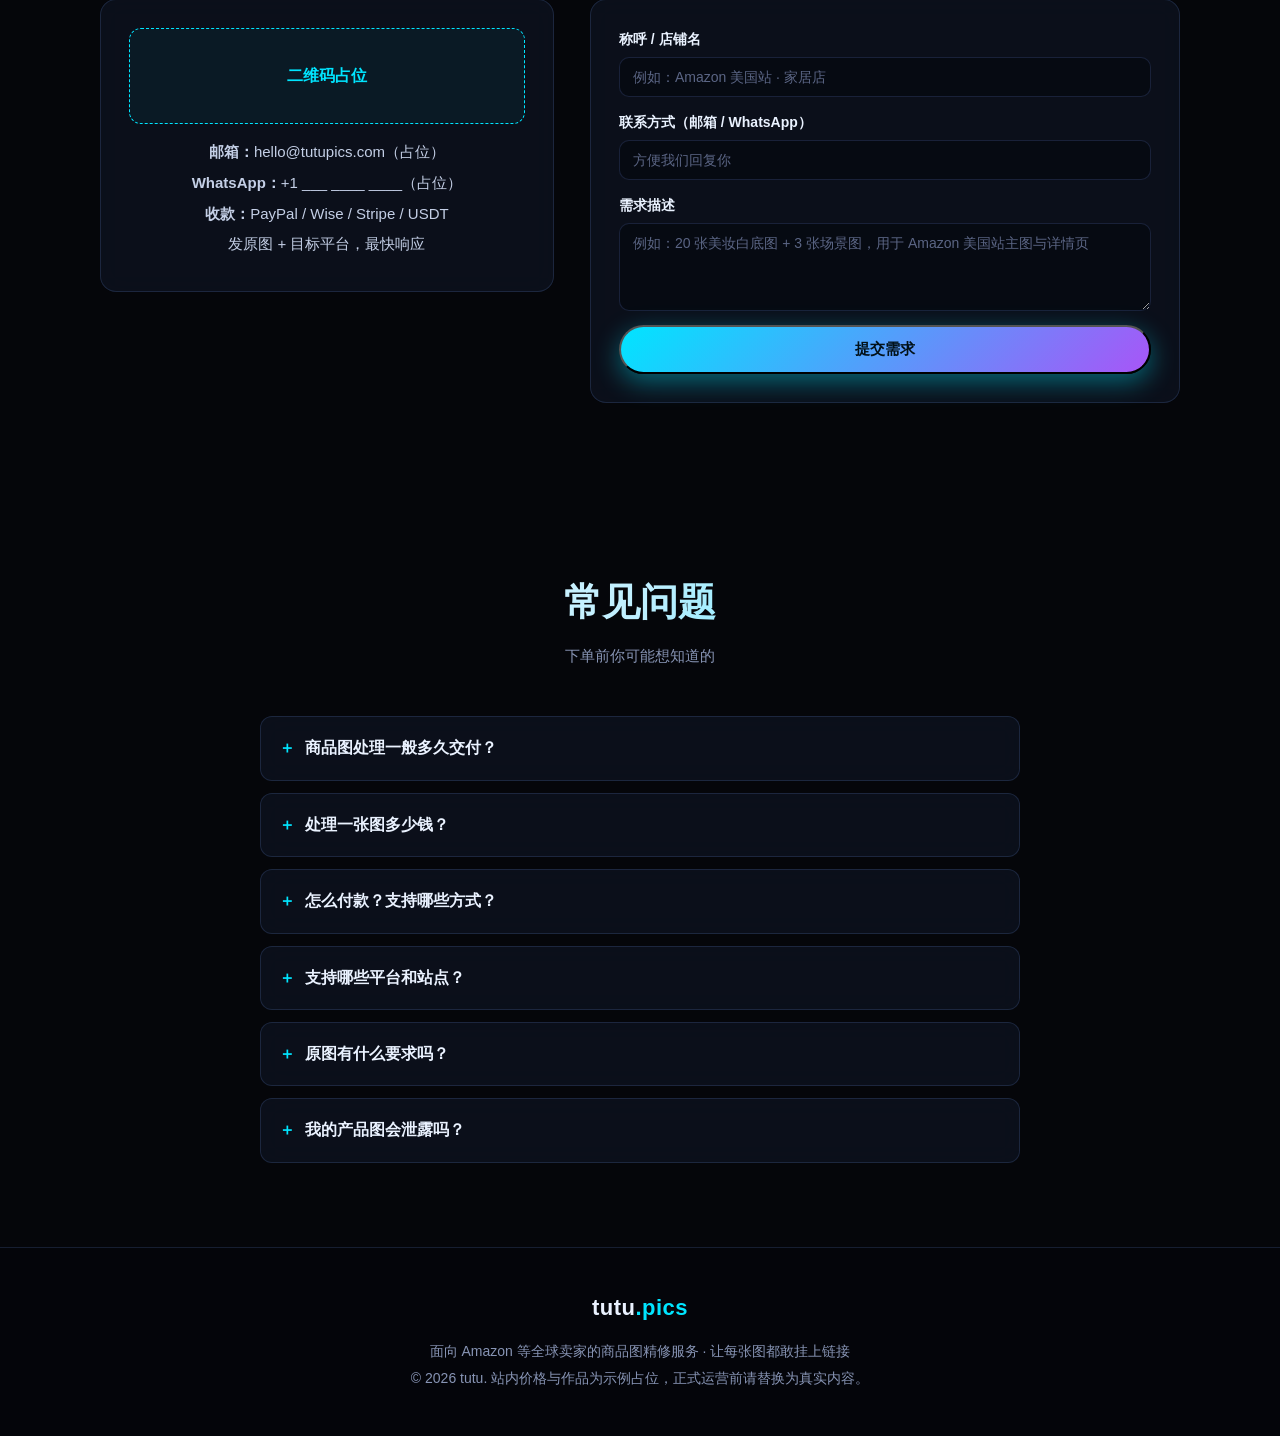
<file: zh.html>
<!DOCTYPE html>
<html lang="zh-CN">
<head>
  <meta charset="UTF-8" />
  <meta name="viewport" content="width=device-width, initial-scale=1.0" />
  <title>tutu · 面向 Amazon 等全球卖家的商品图精修 | 白底 / 精修 / 场景合成</title>
  <meta name="description" content="tutu 为 Amazon、eBay、Shopify、Etsy、Walmart 等卖家提供商品图精修：去背抠图、光影精修、场景合成、平台尺寸合规、批量交付。美元报价，支持 PayPal / Wise / Stripe / USDT。" />
  <!-- SEO: canonical (this is the ZH page) -->
  <link rel="canonical" href="https://gushan-park.github.io/tutu/zh.html" />
  <!-- SEO: hreflang (ZH page; EN page at root) -->
  <link rel="alternate" hreflang="zh-CN" href="https://gushan-park.github.io/tutu/zh.html" />
  <link rel="alternate" hreflang="en" href="https://gushan-park.github.io/tutu/" />
  <link rel="alternate" hreflang="x-default" href="https://gushan-park.github.io/tutu/" />
  <!-- Open Graph -->
  <meta property="og:type" content="website" />
  <meta property="og:title" content="tutu · 面向全球卖家的商品图精修服务" />
  <meta property="og:description" content="去背、精修、场景合成、多平台尺寸合规、批量交付。服务 Amazon / eBay / Shopify / Etsy 卖家，美元报价。" />
  <meta property="og:url" content="https://gushan-park.github.io/tutu/zh.html" />
  <meta name="twitter:card" content="summary_large_image" />
  <!-- SEO: structured data -->
  <script type="application/ld+json">
  {
    "@context": "https://schema.org",
    "@type": "Service",
    "name": "tutu 商品图精修服务",
    "description": "为 Amazon、eBay、Shopify、Etsy、Walmart 卖家提供商品图去背抠图、光影精修、场景合成、平台尺寸合规与批量交付服务。",
    "serviceType": "电商商品图处理 / 商品图精修",
    "areaServed": ["US","GB","DE","FR","JP","AU","CA","SG"],
    "provider": {
      "@type": "Organization",
      "name": "tutu",
      "url": "https://gushan-park.github.io/tutu/zh.html"
    },
    "offers": [
      {"@type": "Offer", "name": "体验版 Starter", "price": "1.5", "priceCurrency": "USD", "description": "白底去背 + 基础精修，1 次免费修改"},
      {"@type": "Offer", "name": "标准版 Standard", "price": "1.0", "priceCurrency": "USD", "description": "白底/场景双轨，光影精修 + 尺寸合规，3 次免费修改，10 张起订"},
      {"@type": "Offer", "name": "包月版 Monthly", "price": "149", "priceCurrency": "USD", "description": "不限量常规图，专属风格模板，优先交付"}
    ]
  }
  </script>
  <link rel="stylesheet" href="styles.css" />
</head>
<body>

  <!-- 背景层：网格 + 霓虹光斑（未来感） -->
  <div class="bg-layer" aria-hidden="true">
    <div class="bg-grid"></div>
    <div class="bg-glow glow-1"></div>
    <div class="bg-glow glow-2"></div>
    <div class="bg-glow glow-3"></div>
  </div>

  <!-- ============ 顶部导航 ============ -->
  <header class="nav">
    <div class="nav-inner">
      <a href="#top" class="logo">tutu<span>.pics</span></a>
      <nav class="nav-links">
        <a href="#services">服务</a>
        <a href="#showcase">效果对比</a>
        <a href="#cases">案例</a>
        <a href="#process">流程</a>
        <a href="#global">全球</a>
        <a href="#pricing">套餐</a>
        <a href="#faq">问答</a>
        <a href="#contact" class="nav-cta">免费估价</a>
        <!-- 语言切换：中文高亮，点击 EN 跳转英文页 -->
        <span class="lang-switch">
          <span class="lang-on">中文</span>
          <a href="index.html" hreflang="en" lang="en">EN</a>
        </span>
      </nav>
      <button class="nav-toggle" id="navToggle" aria-label="菜单">☰</button>
    </div>
  </header>

  <!-- ============ Hero ============ -->
  <section class="hero" id="top">
    <div class="hero-inner">
      <p class="hero-tag">商品图精修 · 24 小时交付上架级成品</p>
      <h1>专业商品图精修<br/>让产品自己会卖货</h1>
      <p class="hero-sub">
        去背 · 精修 · 场景合成 · 批量交付 —— 专为 <strong>Amazon、eBay、Shopify、Etsy、Walmart</strong> 等全球卖家打造。<br/>
        你只管把原图发来，符合各平台规范的成品图我们搞定。
      </p>
      <div class="hero-actions">
        <a href="#contact" class="btn btn-primary">上传图片，免费估价</a>
        <a href="#showcase" class="btn btn-ghost">看处理效果 →</a>
      </div>
      <ul class="hero-stats">
        <li><strong>24h</strong><span>常规交付</span></li>
        <li><strong>1000+</strong><span>单图/批次</span></li>
        <li><strong>6+</strong><span>支持平台</span></li>
      </ul>
    </div>
  </section>

  <!-- ============ 信任背书条 ============ -->
  <section class="trust">
    <div class="trust-inner">
      <div class="trust-stat"><strong>200+</strong><span>已服务店铺</span></div>
      <div class="trust-stat"><strong>4.9</strong><span>平均满意度</span></div>
      <div class="trust-stat"><strong>USD</strong><span>美元透明报价</span></div>
      <div class="trust-platforms">Amazon · eBay · Shopify · Etsy · Wish · Walmart</div>
    </div>
  </section>

  <!-- ============ 服务能力 ============ -->
  <section class="section" id="services">
    <div class="section-head">
      <h2>我们能帮你做什么</h2>
      <p>从一张随手拍，到一张能直接挂链接的商品图</p>
    </div>
    <div class="cards">
      <div class="card">
        <div class="card-ic">✂️</div>
        <h3>智能去背抠图</h3>
        <p>毛发级边缘、透明背景、纯白底——各平台主图的硬性要求一步到位。</p>
      </div>
      <div class="card">
        <div class="card-ic">✨</div>
        <h3>光影精修</h3>
        <p>调色、去瑕疵、加质感高光，让产品更干净、更高级。</p>
      </div>
      <div class="card">
        <div class="card-ic">🏞️</div>
        <h3>场景合成</h3>
        <p>白底图变场景图 / 模特图，营造使用氛围，提升点击转化。</p>
      </div>
      <div class="card">
        <div class="card-ic">📐</div>
        <h3>平台尺寸合规</h3>
        <p>按 Amazon 1000×1000 白底主图、Etsy/eBay 比例等规范输出，上传不报错。</p>
      </div>
      <div class="card">
        <div class="card-ic">📦</div>
        <h3>批量处理</h3>
        <p>上千 SKU 统一风格、统一交付，适合店群 / 多站点铺货。</p>
      </div>
      <div class="card">
        <div class="card-ic">🌐</div>
        <h3>多语言配图</h3>
        <p>详情页配图支持英 / 德 / 法 / 日文案，适配本地市场。</p>
      </div>
    </div>
  </section>

  <!-- ============ 作品 Before / After ============ -->
  <section class="section section-alt" id="showcase">
    <div class="section-head">
      <h2>处理前 / 处理后</h2>
      <p>拖动中间滑块，直观感受一张图的变化（示例占位，正式版替换为你的真实作品）</p>
    </div>

    <div class="ba-slider" id="baSlider">
      <div class="ba-layer ba-after">
        <div class="ba-photo after" id="baAfterPhoto">
          <img class="ba-img" id="baImgAfter" alt="" hidden />
          <span class="ba-emoji" id="baEmojiAfter">🧴</span>
          <span class="ba-label">处理后 · 白底精修</span>
        </div>
      </div>
      <div class="ba-layer ba-before" id="baBefore">
        <div class="ba-photo before" id="baBeforePhoto">
          <img class="ba-img" id="baImgBefore" alt="" hidden />
          <span class="ba-emoji" id="baEmojiBefore">🧴</span>
          <span class="ba-label">处理前 · 原图直出</span>
        </div>
      </div>
      <div class="ba-handle" id="baHandle"></div>
      <input type="range" min="0" max="100" value="50" id="baRange" class="ba-range" aria-label="对比滑块" />
    </div>

    <p class="ba-hint">← 拖动对比 →</p>
    <div class="ba-upload">
      <label class="btn btn-ghost" for="baUpload">📤 上传你的图，先看效果</label>
      <input type="file" id="baUpload" accept="image/*" hidden />
      <button type="button" class="ba-reset" id="baReset" hidden>恢复原示例</button>
    </div>
  </section>

  <!-- ============ 案例展示 ============ -->
  <section class="section" id="cases">
    <div class="section-head">
      <h2>真实案例展示</h2>
      <p>不同品类的处理效果（示例占位，运营后替换为真实作品）</p>
    </div>
    <div class="gallery">
      <figure class="case"><div class="case-img c1">🧴</div><figcaption>美妆护肤 · 白底主图</figcaption></figure>
      <figure class="case"><div class="case-img c2">👟</div><figcaption>鞋包配饰 · 场景图</figcaption></figure>
      <figure class="case"><div class="case-img c3">🍫</div><figcaption>食品饮料 · 详情页</figcaption></figure>
      <figure class="case"><div class="case-img c4">💡</div><figcaption>3C 数码 · 主图精修</figcaption></figure>
      <figure class="case"><div class="case-img c5">👗</div><figcaption>服饰 · 平铺 / 挂拍精修</figcaption></figure>
      <figure class="case"><div class="case-img c6">🪑</div><figcaption>家居 · 场景合成</figcaption></figure>
    </div>
  </section>

  <!-- ============ 服务流程 ============ -->
  <section class="section" id="process">
    <div class="section-head">
      <h2>四步搞定，不用操心</h2>
      <p>把专业的事交给 tutu</p>
    </div>
    <div class="steps">
      <div class="step"><span class="step-no">1</span><h3>提交原图</h3><p>邮件 / WhatsApp 发来产品原始照片，说明目标平台与国家站点。</p></div>
      <div class="step"><span class="step-no">2</span><h3>沟通需求</h3><p>确认风格：白底 or 场景、主图 or 详情、配图语言、数量与工期。</p></div>
      <div class="step"><span class="step-no">3</span><h3>精修交付</h3><p>按目标站点规范输出成品图，支持预览与修改。</p></div>
      <div class="step"><span class="step-no">4</span><h3>上架无忧</h3><p>拿到即传，尺寸合规、画质达标，直接挂链接开卖。</p></div>
    </div>
  </section>

  <!-- ============ 商家评价 ============ -->
  <section class="section section-alt" id="reviews">
    <div class="section-head">
      <h2>卖家怎么说</h2>
      <p>来自 Amazon / Etsy / Shopify 卖家的真实反馈（示例占位）</p>
    </div>
    <div class="reviews">
      <blockquote class="review"><p>"换成白底精修主图后，Amazon 美国站点击率明显提升，正是我们要的效果。"</p><cite>— Amazon 卖家 · 家居厨房</cite></blockquote>
      <blockquote class="review"><p>"一批 200 张美妆图两天交齐，风格统一，多店铺铺货省心多了。"</p><cite>— Shopify 卖家 · 美妆</cite></blockquote>
      <blockquote class="review"><p>"场景图做得很有质感，详情页转化比之前好，已经长期合作。"</p><cite>— Etsy 卖家 · 3C 数码</cite></blockquote>
    </div>
  </section>

  <!-- ============ 服务全球跨境卖家 ============ -->
  <section class="section section-alt" id="global">
    <div class="section-head">
      <h2>服务全球跨境卖家</h2>
      <p>在 Amazon、eBay、Shopify、Etsy 上卖货，商品图也要「本地化」</p>
    </div>

    <div class="cb-grid">
      <div class="cb-col">
        <div class="cb-head"><span class="cb-flag">🌎</span><h3>北美 &amp; 欧洲</h3><span class="cb-platforms">Amazon US/EU · eBay · Etsy</span></div>
        <p class="cb-pain"><strong>卖家痛点：</strong>主图规则严格（纯白底、1000×1000、无文字）；场景图 + 信息图详情页提升转化；德/法/日文案很重要。</p>
        <ul class="cb-list">
          <li>✅ Amazon 合规白底主图（无边框、无水印）</li>
          <li>✅ 场景图 + 信息图详情页，提升转化</li>
          <li>✅ 多语言信息图（英 / 德 / 法 / 日）</li>
          <li>✅ 大目录批量交付</li>
        </ul>
      </div>
      <div class="cb-col">
        <div class="cb-head"><span class="cb-flag">🌏</span><h3>亚洲 &amp; 新兴市场</h3><span class="cb-platforms">Shopee · Lazada · TikTok Shop · Jumia</span></div>
        <p class="cb-pain"><strong>卖家痛点：</strong>移动端优先（60%+ 在手机上看）；内容电商要吸睛缩略图；白底 + 场景双轨是标配；西非多用法语。</p>
        <ul class="cb-list">
          <li>✅ 高对比、移动端友好的主图，小屏也清晰</li>
          <li>✅ 英 / 法文市场配图（西非及东南亚）</li>
          <li>✅ 白底 + 场景双轨，提升点击转化</li>
          <li>✅ 批量出图，适合多 SKU 铺货</li>
        </ul>
      </div>
    </div>

    <div class="cb-pay">
      <span>🌐 跨境收款：</span>支持 <strong>PayPal / Wise / Stripe / USDT</strong> 等跨境结算方式，美元报价，避开各地本地支付壁垒。
    </div>

    <div class="cb-cta">
      <p>不论你在哪个平台、卖去哪个市场，把原图发来，我们按当地规范出图。</p>
      <a href="#contact" class="btn btn-primary">跨境卖家，免费估价 →</a>
    </div>
  </section>

  <!-- ============ 套餐价格 ============ -->
  <section class="section section-alt" id="pricing">
    <div class="section-head">
      <h2>透明套餐，美元报价</h2>
      <p>单张试水到包月托管，总有一档适合你</p>
    </div>
    <div class="plans">
      <div class="plan">
        <h3>体验版 Starter</h3>
        <div class="price">$1.5<span>/张起</span></div>
        <ul>
          <li>白底去背 + 基础精修</li>
          <li>单张或小额试单</li>
          <li>1 次免费修改</li>
        </ul>
        <a href="#contact" class="btn btn-ghost">咨询下单</a>
      </div>
      <div class="plan plan-hot">
        <div class="plan-badge">最受欢迎</div>
        <h3>标准版 Standard</h3>
        <div class="price">$1.0<span>/张起</span></div>
        <ul>
          <li>白底 / 场景 双轨</li>
          <li>光影精修 + 尺寸合规</li>
          <li>3 次免费修改</li>
          <li>10 张起订</li>
        </ul>
        <a href="#contact" class="btn btn-primary">咨询下单</a>
      </div>
      <div class="plan">
        <h3>包月版 Monthly</h3>
        <div class="price">$149<span>/月起</span></div>
        <ul>
          <li>不限量常规图</li>
          <li>专属风格模板</li>
          <li>优先交付 + 专属对接</li>
          <li>适合店群 / 供应链</li>
        </ul>
        <a href="#contact" class="btn btn-ghost">咨询下单</a>
      </div>
    </div>
    <p class="pricing-note">* 具体报价按品类、数量、复杂度浮动，最终以沟通后报价单为准。美元结算，支持 PayPal / Wise / Stripe / USDT。</p>
  </section>

  <!-- ============ 联系 / 下单 ============ -->
  <section class="section" id="contact">
    <div class="section-head">
      <h2>把图发来，马上估价</h2>
      <p>三种方式都能找到我们</p>
    </div>
    <div class="contact">
      <div class="contact-wechat">
        <div class="wx-qr">二维码占位</div>
        <p><strong>邮箱：</strong>hello@tutupics.com（占位）</p>
        <p><strong>WhatsApp：</strong>+1 ___ ____ ____（占位）</p>
        <p><strong>收款：</strong>PayPal / Wise / Stripe / USDT</p>
        <p class="muted">发原图 + 目标平台，最快响应</p>
      </div>
      <form class="contact-form" id="orderForm">
        <label>称呼 / 店铺名
          <input type="text" name="name" placeholder="例如：Amazon 美国站 · 家居店" required />
        </label>
        <label>联系方式（邮箱 / WhatsApp）
          <input type="text" name="contact" placeholder="方便我们回复你" required />
        </label>
        <label>需求描述
          <textarea name="need" rows="4" placeholder="例如：20 张美妆白底图 + 3 张场景图，用于 Amazon 美国站主图与详情页"></textarea>
        </label>
        <button type="submit" class="btn btn-primary">提交需求</button>
        <p class="form-msg" id="formMsg" hidden>✅ 已收到！我们会尽快通过你留的联系方式回复（演示站点，暂未接后端）。</p>
      </form>
    </div>
  </section>

  <!-- ============ 常见问题 FAQ ============ -->
  <section class="section" id="faq">
    <div class="section-head">
      <h2>常见问题</h2>
      <p>下单前你可能想知道的</p>
    </div>
    <div class="faq">
      <details class="faq-item"><summary>商品图处理一般多久交付？</summary><p>常规订单 24 小时内交付；大批量或复杂场景图可沟通排期，我们会给明确工期。</p></details>
      <details class="faq-item"><summary>处理一张图多少钱？</summary><p>体验版 $1.5/张起，标准版 $1.0/张起（10 张起订），包月版 $149/月起。具体按品类、数量、复杂度浮动，以沟通后报价单为准。</p></details>
      <details class="faq-item"><summary>怎么付款？支持哪些方式？</summary><p>统一美元报价，支持 PayPal、Wise、Stripe、USDT 等跨境结算方式，避开各地本地支付限制。</p></details>
      <details class="faq-item"><summary>支持哪些平台和站点？</summary><p>Amazon、eBay、Shopify、Etsy、Wish、Walmart 及主流区域平台，按各平台主图 / 详情页规范输出。</p></details>
      <details class="faq-item"><summary>原图有什么要求吗？</summary><p>手机拍、平铺拍都可以，越清晰越好。去背、调光、修瑕疵都交给我们，你只管发原图。</p></details>
      <details class="faq-item"><summary>我的产品图会泄露吗？</summary><p>我们重视商家素材保密，交付确认后按约定删除源文件，不对外留存、不用于展示（除非你授权）。</p></details>
    </div>
    <script type="application/ld+json">
    {
      "@context":"https://schema.org",
      "@type":"FAQPage",
      "mainEntity":[
        {"@type":"Question","name":"商品图处理一般多久交付？","acceptedAnswer":{"@type":"Answer","text":"常规订单 24 小时内交付；大批量或复杂场景图可沟通排期。"}},
        {"@type":"Question","name":"处理一张图多少钱？","acceptedAnswer":{"@type":"Answer","text":"体验版 1.5 美元/张起，标准版 1.0 美元/张起，包月版 149 美元/月起。具体按品类、数量、复杂度浮动。"}},
        {"@type":"Question","name":"怎么付款？支持哪些方式？","acceptedAnswer":{"@type":"Answer","text":"统一美元报价，支持 PayPal、Wise、Stripe、USDT 等跨境结算方式。"}},
        {"@type":"Question","name":"支持哪些平台和站点？","acceptedAnswer":{"@type":"Answer","text":"Amazon、eBay、Shopify、Etsy、Wish、Walmart 及主流区域平台。"}},
        {"@type":"Question","name":"原图有什么要求吗？","acceptedAnswer":{"@type":"Answer","text":"手机拍、平铺拍都可以，越清晰越好。去背、调光、修瑕疵都交给我们。"}},
        {"@type":"Question","name":"我的产品图会泄露吗？","acceptedAnswer":{"@type":"Answer","text":"我们重视商家素材保密，交付确认后按约定删除源文件，不对外留存。"}}
      ]
    }
    </script>
  </section>

  <!-- ============ 页脚 ============ -->
  <footer class="footer">
    <div class="footer-inner">
      <span class="logo">tutu<span>.pics</span></span>
      <p>面向 Amazon 等全球卖家的商品图精修服务 · 让每张图都敢挂上链接</p>
      <p class="muted">© 2026 tutu. 站内价格与作品为示例占位，正式运营前请替换为真实内容。</p>
    </div>
  </footer>

  <script src="script.js"></script>
</body>
</html>
</file>
<file: styles.css>
/* ===================== tutu · 未来感深色主题 (v6) ===================== */
/* 设计语言：深空背景 + 霓虹青/紫/品红 + 网格 + 玻璃拟态 + 发光 */
:root{
  --bg:#05060a;
  --bg-2:#0a0f1c;
  --panel:rgba(18,24,40,.55);
  --panel-2:rgba(10,14,26,.82);
  --line:rgba(120,160,255,.16);
  --line-strong:rgba(0,229,255,.5);
  --ink:#eaf2ff;
  --text:#c4cfe6;
  --muted:#8794b4;
  --accent:#00e5ff;       /* 霓虹青 */
  --accent-2:#a855f7;     /* 紫 */
  --accent-3:#ff2d95;     /* 品红 */
  --radius:16px;
  --shadow:0 18px 50px rgba(0,0,0,.55);
  --glow-cyan:0 0 24px rgba(0,229,255,.45);
  --glow-purple:0 0 26px rgba(168,85,247,.4);
  --maxw:1120px;
  --mono:"SFMono-Regular",ui-monospace,"JetBrains Mono","Cascadia Code",Consolas,monospace;
}
*{box-sizing:border-box;margin:0;padding:0}
html{scroll-behavior:smooth;background:var(--bg)}
body{
  font-family:"Space Grotesk","Helvetica Neue",Arial,"PingFang SC","Hiragino Sans GB","Microsoft YaHei",system-ui,-apple-system,Segoe UI,Roboto,sans-serif;
  color:var(--text);background:transparent;line-height:1.65;
}
a{color:inherit;text-decoration:none}
img{max-width:100%}

/* ---------- 背景层：网格 + 浮动霓虹光斑 ---------- */
.bg-layer{position:fixed;inset:0;z-index:-1;overflow:hidden;background:
  radial-gradient(1200px 620px at 78% -12%, rgba(168,85,247,.18), transparent 60%),
  radial-gradient(1000px 520px at 8% 102%, rgba(0,229,255,.14), transparent 55%),
  var(--bg);}
.bg-grid{position:absolute;inset:0;
  background-image:
    linear-gradient(rgba(120,160,255,.07) 1px,transparent 1px),
    linear-gradient(90deg,rgba(120,160,255,.07) 1px,transparent 1px);
  background-size:48px 48px;
  -webkit-mask-image:radial-gradient(circle at 50% 28%,#000 0%,transparent 78%);
  mask-image:radial-gradient(circle at 50% 28%,#000 0%,transparent 78%);}
.bg-glow{position:absolute;border-radius:50%;filter:blur(90px);opacity:.55;mix-blend-mode:screen}
.glow-1{width:480px;height:480px;background:var(--accent);top:-160px;left:-120px;animation:drift1 18s ease-in-out infinite}
.glow-2{width:520px;height:520px;background:var(--accent-2);bottom:-200px;right:-140px;animation:drift2 22s ease-in-out infinite}
.glow-3{width:360px;height:360px;background:var(--accent-3);top:42%;left:56%;opacity:.28;animation:drift3 26s ease-in-out infinite}
@keyframes drift1{0%,100%{transform:translate(0,0)}50%{transform:translate(70px,46px)}}
@keyframes drift2{0%,100%{transform:translate(0,0)}50%{transform:translate(-60px,-40px)}}
@keyframes drift3{0%,100%{transform:translate(0,0)}50%{transform:translate(-50px,50px)}}

/* ---------- 导航 ---------- */
.nav{position:sticky;top:0;z-index:50;background:rgba(5,6,10,.6);backdrop-filter:saturate(160%) blur(14px);border-bottom:1px solid var(--line)}
.nav-inner{max-width:var(--maxw);margin:0 auto;padding:14px 20px;display:flex;align-items:center;justify-content:space-between}
.logo{font-size:22px;font-weight:800;letter-spacing:.5px;color:var(--ink)}
.logo span{color:var(--accent)}
.nav-links{display:flex;align-items:center;gap:26px;font-size:15px}
.nav-links a{color:var(--text);transition:color .2s}
.nav-links a:hover{color:var(--accent)}
.nav-cta{background:linear-gradient(135deg,var(--accent),var(--accent-2));color:#02121a!important;padding:8px 16px;border-radius:999px;font-weight:700;box-shadow:var(--glow-cyan)}
.nav-cta:hover{filter:brightness(1.1);transform:translateY(-1px)}

/* ---------- 语言切换 ---------- */
.lang-switch{display:inline-flex;align-items:center;gap:2px;padding:3px;border:1px solid var(--line);border-radius:999px;background:var(--panel);backdrop-filter:blur(8px)}
.lang-switch a,.lang-switch .lang-on{display:inline-block;padding:4px 12px;border-radius:999px;font-size:13px;line-height:1.4;color:var(--muted);text-decoration:none;transition:color .2s,background .2s}
.lang-switch .lang-on{background:var(--accent);color:#02121a;font-weight:700;box-shadow:var(--glow-cyan)}
.lang-switch a:hover{color:var(--accent)}

.nav-toggle{display:none;background:none;border:0;font-size:24px;cursor:pointer;color:var(--ink)}

/* ---------- 按钮 ---------- */
.btn{display:inline-block;padding:13px 26px;border-radius:999px;font-weight:600;font-size:15px;cursor:pointer;transition:transform .15s,box-shadow .2s,border-color .2s;font-family:inherit}
.btn-primary{background:linear-gradient(135deg,var(--accent),var(--accent-2));color:#02121a;box-shadow:0 8px 26px rgba(0,229,255,.4)}
.btn-primary:hover{transform:translateY(-2px);box-shadow:0 10px 34px rgba(0,229,255,.6)}
.btn-ghost{background:rgba(255,255,255,.04);border:1.5px solid var(--line-strong);color:var(--ink)}
.btn-ghost:hover{border-color:var(--accent);color:var(--accent);box-shadow:var(--glow-cyan)}

/* ---------- Hero ---------- */
.hero{background:transparent;padding:104px 20px 82px}
.hero-inner{max-width:var(--maxw);margin:0 auto;text-align:center}
.hero-tag{display:inline-block;font-family:var(--mono);font-size:12.5px;letter-spacing:1.5px;text-transform:uppercase;color:var(--accent);border:1px solid var(--line-strong);padding:6px 16px;border-radius:999px;margin-bottom:22px;box-shadow:inset 0 0 18px rgba(0,229,255,.12)}
.hero h1{font-size:clamp(32px,5.4vw,56px);line-height:1.15;font-weight:800;
  background:linear-gradient(120deg,#ffffff 10%,#9fefff 45%,var(--accent));
  -webkit-background-clip:text;background-clip:text;color:transparent}
.hero-sub{margin:22px auto 30px;max-width:660px;color:var(--text);font-size:17px}
.hero-sub strong{color:var(--accent)}
.hero-actions{display:flex;gap:14px;justify-content:center;flex-wrap:wrap}
.hero-stats{list-style:none;display:flex;gap:44px;justify-content:center;margin-top:50px;flex-wrap:wrap}
.hero-stats li{display:flex;flex-direction:column}
.hero-stats strong{font-size:28px;color:var(--ink);text-shadow:0 0 22px rgba(0,229,255,.35)}
.hero-stats span{font-size:13px;color:var(--muted);font-family:var(--mono);letter-spacing:.5px}

/* ---------- 通用 section ---------- */
.section{max-width:var(--maxw);margin:0 auto;padding:84px 20px}
.section-alt{background:linear-gradient(180deg,rgba(13,18,32,.5),rgba(10,15,28,.5));max-width:none;border-top:1px solid var(--line);border-bottom:1px solid var(--line)}
.section-alt > *{max-width:var(--maxw);margin-left:auto;margin-right:auto}
.section-head{text-align:center;margin-bottom:48px}
.section-head h2{font-size:clamp(24px,3.6vw,38px);font-weight:800;
  background:linear-gradient(120deg,#ffffff,#bfefff 50%,var(--accent));
  -webkit-background-clip:text;background-clip:text;color:transparent}
.section-head p{color:var(--muted);margin-top:10px;font-size:15px}

/* ---------- 服务卡片 ---------- */
.cards{display:grid;grid-template-columns:repeat(3,1fr);gap:20px}
.card{background:var(--panel);border:1px solid var(--line);border-radius:var(--radius);padding:28px;transition:transform .2s,box-shadow .25s,border-color .25s;backdrop-filter:blur(12px)}
.card:hover{transform:translateY(-6px);border-color:var(--accent);box-shadow:0 0 0 1px rgba(0,229,255,.35),0 18px 50px rgba(0,229,255,.16)}
.card-ic{font-size:30px;margin-bottom:12px;filter:drop-shadow(0 0 10px rgba(0,229,255,.5))}
.card h3{font-size:18px;color:var(--ink);margin-bottom:8px}
.card p{color:var(--text);font-size:14.5px}

/* ---------- Before/After 滑块（保留浅色对比演示） ---------- */
.ba-slider{position:relative;max-width:760px;margin:0 auto;aspect-ratio:4/3;border-radius:var(--radius);overflow:hidden;box-shadow:0 18px 50px rgba(0,0,0,.5),0 0 0 1px var(--line);user-select:none}
.ba-layer{position:absolute;inset:0}
.ba-photo{width:100%;height:100%;display:flex;flex-direction:column;align-items:center;justify-content:center;gap:14px}
.ba-emoji{font-size:120px;filter:drop-shadow(0 12px 18px rgba(0,0,0,.18))}
.ba-label{font-size:15px;font-weight:600;padding:6px 14px;border-radius:999px;backdrop-filter:blur(4px)}
.ba-after .ba-photo{background:linear-gradient(135deg,#ffffff,#f3f3f3)}
.ba-after .ba-emoji{filter:drop-shadow(0 14px 20px rgba(255,90,31,.25)) saturate(1.15)}
.ba-after .ba-label{background:rgba(255,90,31,.12);color:var(--accent)}
.ba-before{clip-path:inset(0 50% 0 0)}
.ba-before .ba-photo{background:repeating-linear-gradient(45deg,#cfc6bd,#cfc6bd 14px,#c3b9af 14px,#c3b9af 28px)}
.ba-before .ba-emoji{filter:grayscale(.5) brightness(.82)}
.ba-before .ba-label{background:rgba(0,0,0,.45);color:#fff}
.ba-handle{position:absolute;top:0;bottom:0;left:50%;width:3px;background:#fff;box-shadow:0 0 0 1px rgba(0,0,0,.1);transform:translateX(-50%);pointer-events:none}
.ba-handle::after{content:"⇆";position:absolute;top:50%;left:50%;transform:translate(-50%,-50%);width:38px;height:38px;border-radius:50%;background:#fff;color:var(--accent);display:flex;align-items:center;justify-content:center;font-size:16px;box-shadow:var(--shadow)}
.ba-range{position:absolute;inset:0;width:100%;height:100%;opacity:0;cursor:ew-resize;margin:0}
.ba-hint{text-align:center;color:var(--muted);margin-top:14px;font-size:14px;font-family:var(--mono)}

/* ---------- 流程 ---------- */
.steps{display:grid;grid-template-columns:repeat(4,1fr);gap:18px}
.step{background:var(--panel);border:1px solid var(--line);border-radius:var(--radius);padding:26px 22px;position:relative;backdrop-filter:blur(12px);transition:transform .2s,border-color .25s}
.step:hover{transform:translateY(-4px);border-color:var(--accent-2)}
.step-no{display:inline-flex;width:36px;height:36px;align-items:center;justify-content:center;border-radius:50%;background:linear-gradient(135deg,var(--accent),var(--accent-2));color:#02121a;font-weight:700;margin-bottom:14px;box-shadow:var(--glow-cyan)}
.step h3{font-size:17px;color:var(--ink);margin-bottom:6px}
.step p{color:var(--text);font-size:14px}

/* ---------- 套餐 ---------- */
.plans{display:grid;grid-template-columns:repeat(3,1fr);gap:20px;align-items:stretch}
.plan{background:var(--panel);border:1px solid var(--line);border-radius:var(--radius);padding:32px 26px;display:flex;flex-direction:column;text-align:center;position:relative;backdrop-filter:blur(12px);transition:transform .2s,border-color .25s,box-shadow .25s}
.plan:hover{transform:translateY(-4px);border-color:var(--accent)}
.plan-hot{border:1.5px solid var(--accent);box-shadow:0 0 30px rgba(0,229,255,.18);transform:translateY(-8px)}
.plan-hot:hover{transform:translateY(-12px)}
.plan-badge{position:absolute;top:-13px;left:50%;transform:translateX(-50%);background:linear-gradient(135deg,var(--accent),var(--accent-2));color:#02121a;font-size:12px;padding:5px 14px;border-radius:999px;font-weight:700;box-shadow:var(--glow-cyan)}
.plan h3{font-size:19px;color:var(--ink)}
.price{font-size:34px;font-weight:800;color:var(--ink);margin:14px 0 6px;text-shadow:0 0 22px rgba(0,229,255,.25)}
.price span{font-size:15px;color:var(--muted);font-weight:500}
.plan ul{list-style:none;text-align:left;margin:14px 0 22px;flex:1}
.plan li{padding:8px 0;border-bottom:1px dashed var(--line);font-size:14.5px;color:var(--text)}
.plan li:last-child{border-bottom:0}
.pricing-note{text-align:center;color:var(--muted);font-size:13px;margin-top:24px}

/* ---------- 联系 ---------- */
.contact{display:grid;grid-template-columns:1fr 1.3fr;gap:36px;align-items:start}
.contact-wechat{background:var(--panel);border:1px solid var(--line);border-radius:var(--radius);padding:28px;text-align:center;backdrop-filter:blur(12px)}
.wx-qr{border:1.5px dashed var(--accent);border-radius:12px;padding:34px 20px;color:var(--accent);font-weight:600;margin-bottom:16px;background:rgba(0,229,255,.05)}
.contact-wechat p{margin:6px 0;font-size:15px;color:var(--text)}
.muted{color:var(--muted);font-size:13px}
.contact-form{display:flex;flex-direction:column;gap:14px;background:var(--panel);border:1px solid var(--line);border-radius:var(--radius);padding:28px;backdrop-filter:blur(12px)}
.contact-form label{display:flex;flex-direction:column;font-size:14px;font-weight:600;color:var(--ink);gap:6px}
.contact-form input,.contact-form textarea{background:rgba(5,8,16,.6);border:1px solid var(--line);border-radius:10px;padding:11px 13px;font-size:14px;font-family:inherit;resize:vertical;color:var(--ink)}
.contact-form input::placeholder,.contact-form textarea::placeholder{color:#5b6685}
.contact-form input:focus,.contact-form textarea:focus{outline:none;border-color:var(--accent);box-shadow:0 0 0 2px rgba(0,229,255,.15)}
.form-msg{color:#39ffb0;font-size:14px;font-weight:600}

/* ---------- FAQ ---------- */
.faq{max-width:760px;margin:0 auto;display:flex;flex-direction:column;gap:12px}
.faq-item{background:var(--panel);border:1px solid var(--line);border-radius:12px;padding:4px 18px;transition:border-color .2s,box-shadow .25s;backdrop-filter:blur(12px)}
.faq-item[open]{border-color:var(--accent);box-shadow:0 0 0 1px rgba(0,229,255,.3)}
.faq-item summary{cursor:pointer;font-weight:600;color:var(--ink);padding:14px 0;list-style:none}
.faq-item summary::-webkit-details-marker{display:none}
.faq-item summary::before{content:"＋";color:var(--accent);font-weight:800;margin-right:10px}
.faq-item[open] summary::before{content:"－"}
.faq-item p{padding:0 0 16px;color:var(--text);font-size:14.5px}

/* ---------- 页脚 ---------- */
.footer{background:#04050a;border-top:1px solid var(--line);color:var(--muted);padding:42px 20px;text-align:center}
.footer-inner{max-width:var(--maxw);margin:0 auto}
.footer .logo{color:var(--ink);font-size:22px;display:inline-block;margin-bottom:10px}
.footer .logo span{color:var(--accent)}
.footer p{font-size:14px;margin:4px 0}

/* ---------- 信任背书条 ---------- */
.trust{background:var(--panel-2);border-bottom:1px solid var(--line)}
.trust-inner{max-width:var(--maxw);margin:0 auto;padding:34px 20px;display:flex;flex-wrap:wrap;align-items:center;justify-content:space-between;gap:24px}
.trust-stat{display:flex;flex-direction:column}
.trust-stat strong{font-size:30px;color:var(--accent);text-shadow:0 0 20px rgba(0,229,255,.4)}
.trust-stat span{font-size:13px;color:var(--muted);font-family:var(--mono)}
.trust-platforms{font-size:14px;color:var(--text);font-family:var(--mono);letter-spacing:.5px}

/* ---------- Before/After 上传图片 ---------- */
.ba-img{position:absolute;inset:0;width:100%;height:100%;object-fit:contain}
.ba-before .ba-img{filter:grayscale(.35) brightness(.92) contrast(.92)}
.ba-after .ba-img{filter:brightness(1.06) contrast(1.06) saturate(1.12)}
.ba-upload{display:flex;gap:12px;justify-content:center;align-items:center;margin-top:18px;flex-wrap:wrap}
.ba-reset{background:rgba(255,255,255,.04);border:1px solid var(--line);border-radius:999px;padding:10px 18px;cursor:pointer;font-size:14px;color:var(--text);font-family:inherit}
.ba-reset:hover{border-color:var(--accent);color:var(--accent)}

/* ---------- 案例展示 ---------- */
.gallery{display:grid;grid-template-columns:repeat(3,1fr);gap:18px}
.case{margin:0;border-radius:var(--radius);overflow:hidden;border:1px solid var(--line);background:var(--panel);transition:transform .2s,box-shadow .25s,border-color .25s;backdrop-filter:blur(12px)}
.case:hover{transform:translateY(-4px);border-color:var(--accent);box-shadow:0 0 0 1px rgba(0,229,255,.3),0 18px 50px rgba(0,229,255,.14)}
.case-img{aspect-ratio:4/3;display:flex;align-items:center;justify-content:center;font-size:46px;filter:drop-shadow(0 0 18px rgba(168,85,247,.45))}
.c1{background:linear-gradient(135deg,#00e5ff,#7afcff)}
.c2{background:linear-gradient(135deg,#5b8def,#7ad0ff)}
.c3{background:linear-gradient(135deg,#36c98b,#9be8c0)}
.c4{background:linear-gradient(135deg,#a855f7,#d9b3ff)}
.c5{background:linear-gradient(135deg,#ff2d95,#ffb3d4)}
.c6{background:linear-gradient(135deg,#ffa94d,#ffe08a)}
.case figcaption{padding:12px 14px;font-size:14px;color:var(--ink);font-weight:600}

/* ---------- 商家评价 ---------- */
.reviews{display:grid;grid-template-columns:repeat(3,1fr);gap:20px}
.review{background:var(--panel);border:1px solid var(--line);border-radius:var(--radius);padding:26px;margin:0;display:flex;flex-direction:column;gap:14px;backdrop-filter:blur(12px);transition:border-color .25s,transform .2s}
.review:hover{border-color:var(--accent-2);transform:translateY(-4px)}
.review p{color:var(--text);font-size:15px;line-height:1.7}
.review cite{color:var(--accent);font-style:normal;font-weight:600;font-size:14px;font-family:var(--mono)}

/* ---------- 服务跨境卖家 ---------- */
.cb-grid{display:grid;grid-template-columns:1fr 1fr;gap:22px}
.cb-col{background:var(--panel);border:1px solid var(--line);border-radius:var(--radius);padding:30px;display:flex;flex-direction:column;backdrop-filter:blur(12px);transition:border-color .25s}
.cb-col:hover{border-color:var(--accent)}
.cb-head{display:flex;align-items:center;gap:12px;flex-wrap:wrap;margin-bottom:16px}
.cb-flag{font-size:30px;line-height:1;filter:drop-shadow(0 0 12px rgba(0,229,255,.5))}
.cb-head h3{font-size:20px;color:var(--ink)}
.cb-platforms{font-size:13px;color:var(--accent);background:rgba(0,229,255,.1);padding:4px 10px;border-radius:999px;font-family:var(--mono)}
.cb-pain{color:var(--text);font-size:14.5px;margin-bottom:16px;line-height:1.7}
.cb-pain strong{color:var(--ink)}
.cb-list{list-style:none;display:flex;flex-direction:column;gap:10px}
.cb-list li{font-size:14.5px;color:var(--text);line-height:1.6}
.cb-pay{margin-top:24px;text-align:center;background:var(--panel-2);border:1px solid var(--line);color:var(--text);border-radius:var(--radius);padding:16px;font-size:14.5px}
.cb-pay strong{color:var(--accent)}
.cb-cta{margin-top:26px;text-align:center;display:flex;flex-direction:column;align-items:center;gap:16px}
.cb-cta p{color:var(--text);max-width:560px;font-size:15px}

/* ---------- 响应式 ---------- */
@media (max-width:880px){
  .cards,.plans,.steps,.gallery,.reviews,.cb-grid{grid-template-columns:1fr 1fr}
  .contact{grid-template-columns:1fr}
  .plan-hot{transform:none}
}
@media (max-width:560px){
  .nav-links{position:absolute;top:60px;right:16px;left:16px;flex-direction:column;background:var(--panel-2);border:1px solid var(--line);border-radius:12px;padding:14px;gap:12px;display:none;backdrop-filter:blur(14px)}
  .nav-links.open{display:flex}
  .nav-toggle{display:block}
  .cards,.plans,.steps,.gallery,.reviews,.cb-grid{grid-template-columns:1fr}
  .hero-stats{gap:24px}
}
</file>
